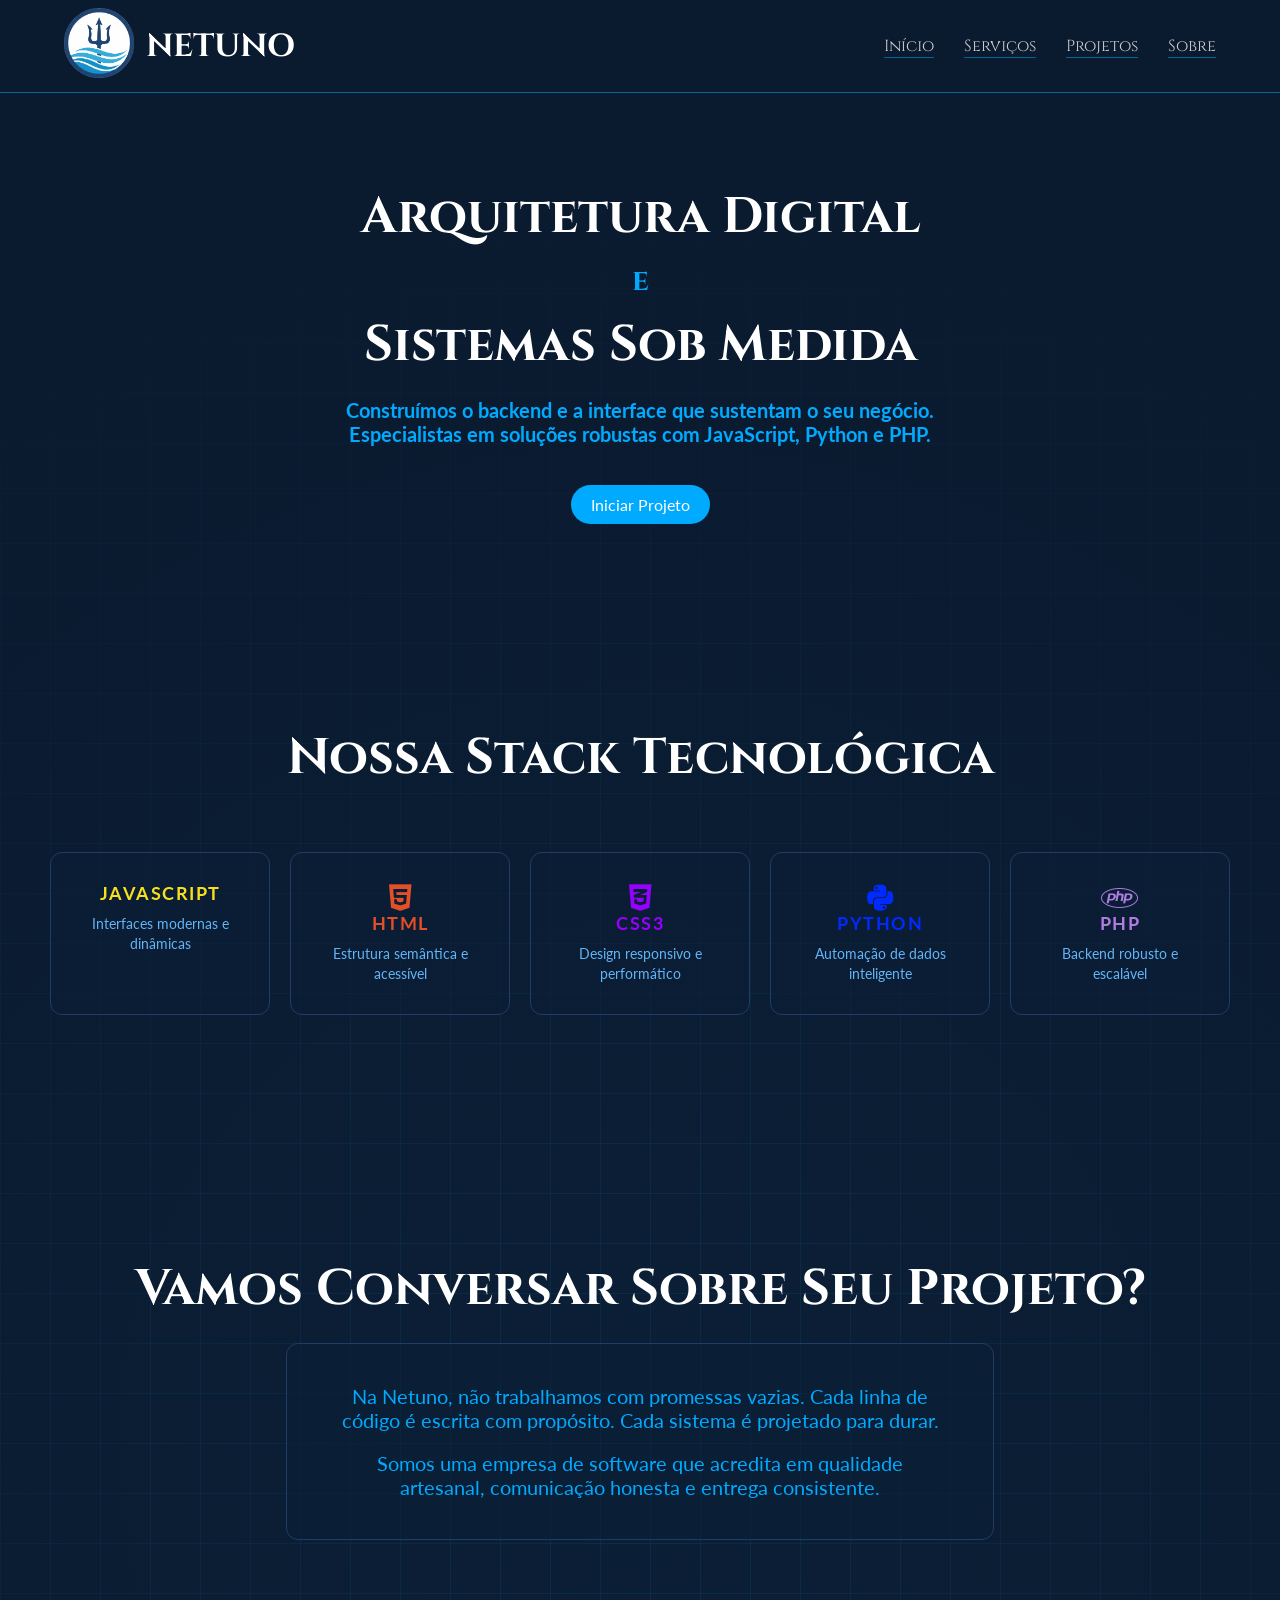
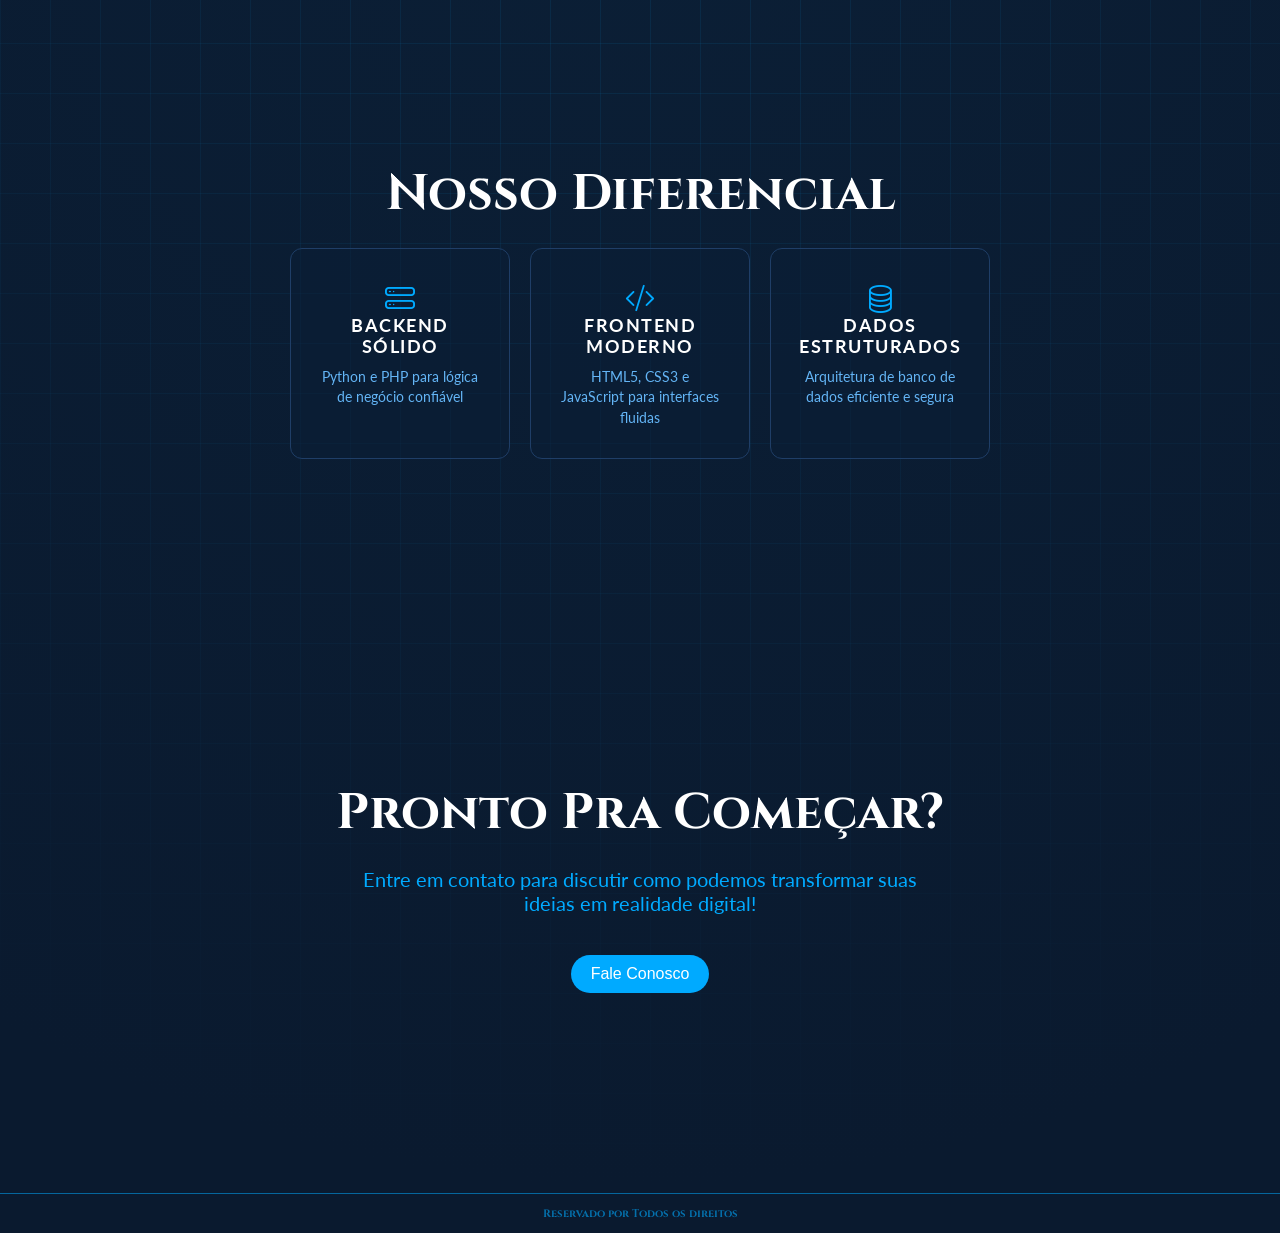
<file: index.html>
<!doctype html>

<!-- 
  ============================================
  PROJETO: NETUNO - Site Corporativo
  AUTORIA: Projeto TCC
  FINALIDADE: Site institucional para empresa 
  de desenvolvimento de software
  VERSÃO: 1.0
  DATA: Abril 2026
  ============================================
-->

<html lang="pt-br">
  <head>
    <!-- Codificação de caracteres UTF-8 para suportar acentos -->
    <meta charset="UTF-8" />

    <!-- Responsividade em dispositivos móveis -->
    <meta name="viewport" content="width=device-width, initial-scale=1.0" />

    <!-- Título da aba do navegador -->
    <title>Netuno | Desenvolvimento de Sistemas</title>

    <!-- 
      FONTES EXTERNAS:
      - Bootstrap Icons: Ícones prontos (HDD, código, banco de dados)
      - Font Awesome 6.5.1: Ícones das tecnologias (JS, HTML, CSS, Python, PHP)
    -->
    <link
      rel="stylesheet"
      href="https://cdn.jsdelivr.net/npm/bootstrap-icons@1.13.1/font/bootstrap-icons.min.css"
    />

    <link
      rel="stylesheet"
      href="https://cdnjs.cloudflare.com/ajax/libs/font-awesome/6.5.1/css/all.min.css"
    />

    <!-- Arquivo de estilos principal -->
    <link rel="stylesheet" href="style.css" />

    <!-- AOS Animate: Biblioteca para animações ao scroll -->
    <link href="https://unpkg.com/aos@2.3.1/dist/aos.css" rel="stylesheet" />
  </head>

  <body>
    <!-- ============================================
        CABEÇALHO (HEADER)
        Contém logo, nome da empresa e menu de navegação
    ============================================ -->
    <header>
      <div class="container header-container">
        <div class="logo-area">
          <!-- Logo da empresa (imagem) -->
          <a href="index.html">
            <img
              src="assets/img/Logo_Netuno.png"
              alt="Logo da Empresa"
              class="logo"
            />
          </a>

          <a href="index.html">
            <!-- Nome da empresa -->
            <h1 class="nome_empresa">NETUNO</h1>
          </a>
        </div>

        <!-- Menu de navegação -->
        <nav>
          <ul>
            <li><a href="index.html">Início</a></li>
            <li><a href="servicos.html">Serviços</a></li>
            <li><a href="projeto.html">Projetos</a></li>
            <li><a href="sobre.html">Sobre</a></li>
          </ul>
        </nav>
      </div>
    </header>

    <!-- ============================================
        CONTEÚDO PRINCIPAL (MAIN)
    ============================================ -->
    <main>
      <!-- 
        SEÇÃO 1: BOAS-VINDAS (Hero Section)
        - Título principal chamativo
        - Subtítulo explicando o serviço
        - Botão CTA (Call to Action)
        - Animações AOS ativadas
      -->
      <section class="boas-vindas" data-aos="fade-up" data-aos-delay="300">
        <h1 class="texto_destaque">
          Arquitetura Digital
          <span class="separador">e</span>
          Sistemas Sob Medida
        </h1>

        <br />

        <h2 class="texto_conteudo">
          Construímos o backend e a interface que sustentam o seu negócio.
          Especialistas em soluções robustas com JavaScript, Python e PHP.
        </h2>

        <br />

        <!-- Botão para iniciar projeto/contato -->
        <a href="cadastro.html" class="botao_contato">Iniciar Projeto</a>
      </section>

      <!-- 
        SEÇÃO 2: STACK TECNOLÓGICA
        Exibe as tecnologias que a empresa domina
        Cada card tem animação com delay progressivo
      -->
      <section class="stack" data-aos="fade-up" data-aos-delay="200">
        <h2 class="texto_destaque">Nossa Stack Tecnológica</h2>

        <div class="tecnologias">
          <!-- Card JavaScript -->
          <div class="tecnologia" data-aos="fade-up" data-aos-delay="200">
            <i class="bi bi-javascript icones JS"></i>
            <p class="texto_destaque_div JS">JavaScript</p>
            <p class="texto_div">Interfaces modernas e dinâmicas</p>
          </div>

          <!-- Card HTML -->
          <div class="tecnologia" data-aos="fade-up" data-aos-delay="250">
            <i class="fa-brands fa-html5 icones HTML"></i>
            <p class="texto_destaque_div HTML">HTML</p>
            <p class="texto_div">Estrutura semântica e acessível</p>
          </div>

          <!-- Card CSS -->
          <div class="tecnologia" data-aos="fade-up" data-aos-delay="300">
            <i class="fa-brands fa-css3-alt icones CSS"></i>
            <p class="texto_destaque_div CSS">CSS3</p>
            <p class="texto_div">Design responsivo e performático</p>
          </div>

          <!-- Card Python -->
          <div class="tecnologia" data-aos="fade-up" data-aos-delay="350">
            <i class="fa-brands fa-python icones Python"></i>
            <p class="texto_destaque_div Python">Python</p>
            <p class="texto_div">Automação de dados inteligente</p>
          </div>

          <!-- Card PHP -->
          <div class="tecnologia" data-aos="fade-up" data-aos-delay="400">
            <i class="fa-brands fa-php icones PHP"></i>
            <p class="texto_destaque_div PHP">PHP</p>
            <p class="texto_div">Backend robusto e escalável</p>
          </div>
        </div>
      </section>

      <!-- 
        SEÇÃO 3: CONTATO/CONTRATO
        Área de conversão com diferenciais da empresa
      -->
      <section class="contrato" data-aos="fade-up" data-aos-delay="250">
        <h2 class="texto_destaque">Vamos Conversar Sobre Seu Projeto?</h2>

        <!-- Texto institucional -->
        <div class="contrato-div">
          <p class="texto_conteudo">
            Na Netuno, não trabalhamos com promessas vazias. Cada linha de
            código é escrita com propósito. Cada sistema é projetado para durar.
          </p>

          <br />

          <p class="texto_conteudo">
            Somos uma empresa de software que acredita em qualidade artesanal,
            comunicação honesta e entrega consistente.
          </p>
        </div>

        <!-- Título da seção de diferenciais -->
        <h2 class="texto_destaque">Nosso Diferencial</h2>

        <!-- Cards de diferenciais -->
        <div
          class="tecnologias-contrato"
          data-aos="fade-up"
          data-aos-delay="300"
        >
          <!-- Diferencial 1: Backend -->
          <div class="tecnologia-contrato">
            <i class="bi bi-hdd-stack icones HDD"></i>
            <p class="texto_destaque_div">Backend Sólido</p>
            <p class="texto_div">
              Python e PHP para lógica de negócio confiável
            </p>
          </div>

          <!-- Diferencial 2: Frontend -->
          <div
            class="tecnologia-contrato"
            data-aos="fade-up"
            data-aos-delay="350"
          >
            <i class="bi bi-code-slash icones CODE"></i>
            <p class="texto_destaque_div">Frontend Moderno</p>
            <p class="texto_div">
              HTML5, CSS3 e JavaScript para interfaces fluidas
            </p>
          </div>

          <!-- Diferencial 3: Dados -->
          <div
            class="tecnologia-contrato"
            data-aos="fade-up"
            data-aos-delay="450"
          >
            <i class="bi bi-database icones DATA"></i>
            <p class="texto_destaque_div">Dados Estruturados</p>
            <p class="texto_div">
              Arquitetura de banco de dados eficiente e segura
            </p>
          </div>
        </div>

        <!-- Chamada final para ação -->
        <h2 class="texto_destaque">Pronto Pra Começar?</h2>

        <p class="texto_conteudo">
          Entre em contato para discutir como podemos transformar suas ideias em
          realidade digital!
        </p>

        <button class="botao_contato">Fale Conosco</button>
      </section>
    </main>

    <!-- ============================================
        RODAPÉ (FOOTER)
        Informações de copyright
    ============================================ -->
    <footer>
      <h6>Reservado por Todos os direitos</h6>
    </footer>

    <!-- 
      SCRIPTS:
      - AOS: Biblioteca de animações ao scroll
      - Inicialização do AOS com configurações personalizadas
    -->
    <script src="https://unpkg.com/aos@2.3.1/dist/aos.js"></script>

    <script>
      // Inicializa as animações AOS
      AOS.init({
        duration: 800, // Duração da animação em ms
        once: true, // Animação executa apenas uma vez
        disableMutationObserver: false,
      });
    </script>
  </body>
</html>
</file>
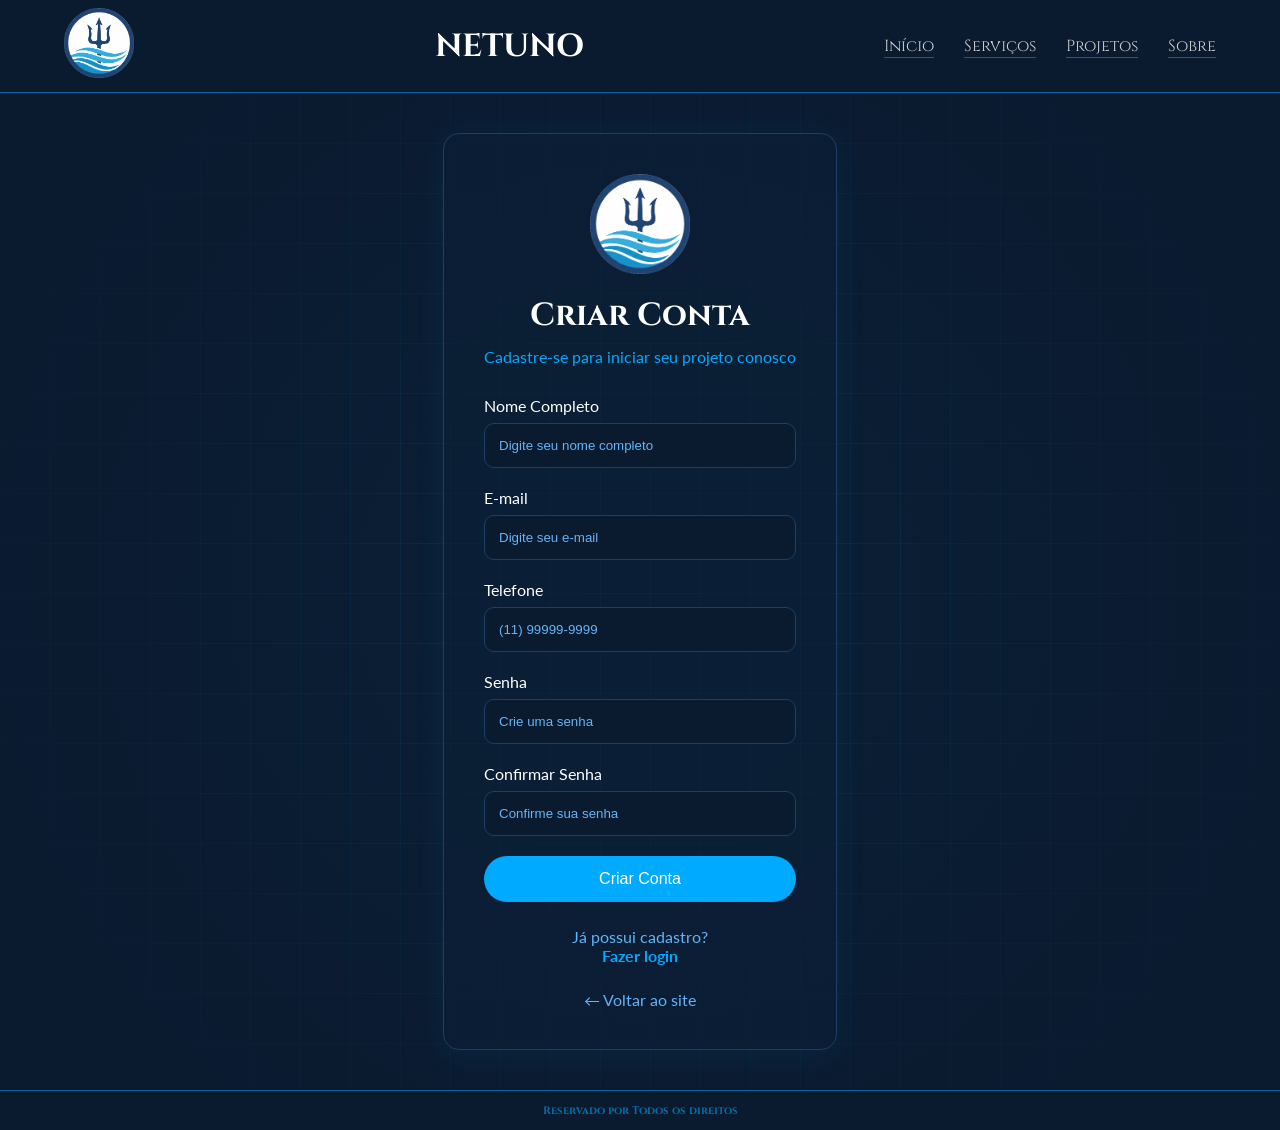
<file: cadastro.html>
<!DOCTYPE html>
<html lang="pt-br">

<head>
    <meta charset="UTF-8">
    <meta name="viewport" content="width=device-width, initial-scale=1.0">
    <title>Cadastro - Netuno</title>

    <link rel="stylesheet" href="style.css">

    <style>

        .login-page{
            min-height: calc(100vh - 130px);
            display:flex;
            justify-content:center;
            align-items:center;
            padding:40px;
        }

        .login-card{
            width:100%;
            max-width:500px;

            background: rgba(11,31,54,0.6);

            border:1px solid #1f3e67;
            border-radius:16px;

            padding:40px;

            box-shadow:0 4px 32px rgba(0,170,255,.08);

            transition:.3s;
        }

        .login-card:hover{
            border-color:#00aaff;
            box-shadow:0 15px 45px rgba(0,170,255,.25);
        }

        .login-logo{
            display:flex;
            justify-content:center;
            margin-bottom:20px;
        }

        .login-logo img{
            width:100px;
        }

        .login-title{
            font-family:"Cinzel", serif;
            color:white;
            text-align:center;
            font-size:2rem;
            margin-bottom:10px;
        }

        .login-subtitle{
            text-align:center;
            color:#00aaff;
            margin-bottom:30px;
            font-family:"Lato", sans-serif;
        }

        .input-group{
            display:flex;
            flex-direction:column;
            margin-bottom:20px;
        }

        .input-group label{
            color:white;
            margin-bottom:8px;
            font-family:"Lato", sans-serif;
        }

        .input-group input{
            background:#0a1a2f;
            border:1px solid #1f3e67;
            color:white;
            padding:14px;
            border-radius:10px;
            outline:none;
            transition:.3s;
        }

        .input-group input:focus{
            border-color:#00aaff;
            box-shadow:0 0 12px rgba(0,170,255,.4);
        }

        .input-group input::placeholder{
            color:#64b5f6;
        }

        .btn-login{
            width:100%;
            background:#00aaff;
            color:white;
            border:none;
            border-radius:30px;
            padding:14px;
            font-size:1rem;
            cursor:pointer;
            transition:.3s;
        }

        .btn-login:hover{
            background:#00ccff;
            transform:translateY(-2px);
        }

        .troca-form{
            text-align:center;
            margin-top:25px;
        }

        .troca-form p{
            color:#64b5f6;
            font-family:"Lato", sans-serif;
        }

        .troca-form a{
            color:#00aaff;
            text-decoration:none;
            font-weight:bold;
        }

        .troca-form a:hover{
            color:#00ccff;
        }

        .voltar{
            text-align:center;
            margin-top:25px;
        }

        .voltar a{
            color:#64b5f6;
            text-decoration:none;
            font-family:"Lato", sans-serif;
        }

        .voltar a:hover{
            color:#00aaff;
        }

    </style>

</head>

<body>

<header>
    <div class="container header-container">

        <a href="index.html">
            <img src="assets/img/Logo_Netuno.png" class="logo">
        </a>

        <h1 class="nome_empresa">NETUNO</h1>

        <nav>
            <ul>
               <li><a href="index.html">Início</a></li>
                <li><a href="servicos.html">Serviços</a></li>
                <li><a href="projetos.html">Projetos</a></li>
               <li><a href="sobre.html">Sobre</a></li>
            </ul>
        </nav>

    </div>
</header>

<main>

    <section class="login-page">

        <div class="login-card">

            <div class="login-logo">
                <img src="assets/img/Logo_Netuno.png" alt="Netuno">
            </div>

            <h1 class="login-title">
                Criar Conta
            </h1>

            <p class="login-subtitle">
                Cadastre-se para iniciar seu projeto conosco
            </p>

            <form action="dashboard.html">

                <div class="input-group">
                    <label>Nome Completo</label>
                    <input
                        type="text"
                        placeholder="Digite seu nome completo"
                        required>
                </div>

                <div class="input-group">
                    <label>E-mail</label>
                    <input
                        type="email"
                        placeholder="Digite seu e-mail"
                        required>
                </div>

                <div class="input-group">
                    <label>Telefone</label>
                    <input
                        type="tel"
                        placeholder="(11) 99999-9999"
                        required>
                </div>

                <div class="input-group">
                    <label>Senha</label>
                    <input
                        type="password"
                        placeholder="Crie uma senha"
                        required>
                </div>

                <div class="input-group">
                    <label>Confirmar Senha</label>
                    <input
                        type="password"
                        placeholder="Confirme sua senha"
                        required>
                </div>

                <button type="submit" class="btn-login">
                    Criar Conta
                </button>

                <div class="troca-form">
                    <p>
                        Já possui cadastro? <br>
                        <a href="login.html">Fazer login</a>
                    </p>
                </div>

            </form>

            <div class="voltar">
                <a href="index.html">
                    ← Voltar ao site
                </a>
            </div>

        </div>

    </section>

</main>

<footer>
    <h6>Reservado por Todos os direitos</h6>
</footer>

</body>
</html>
</file>
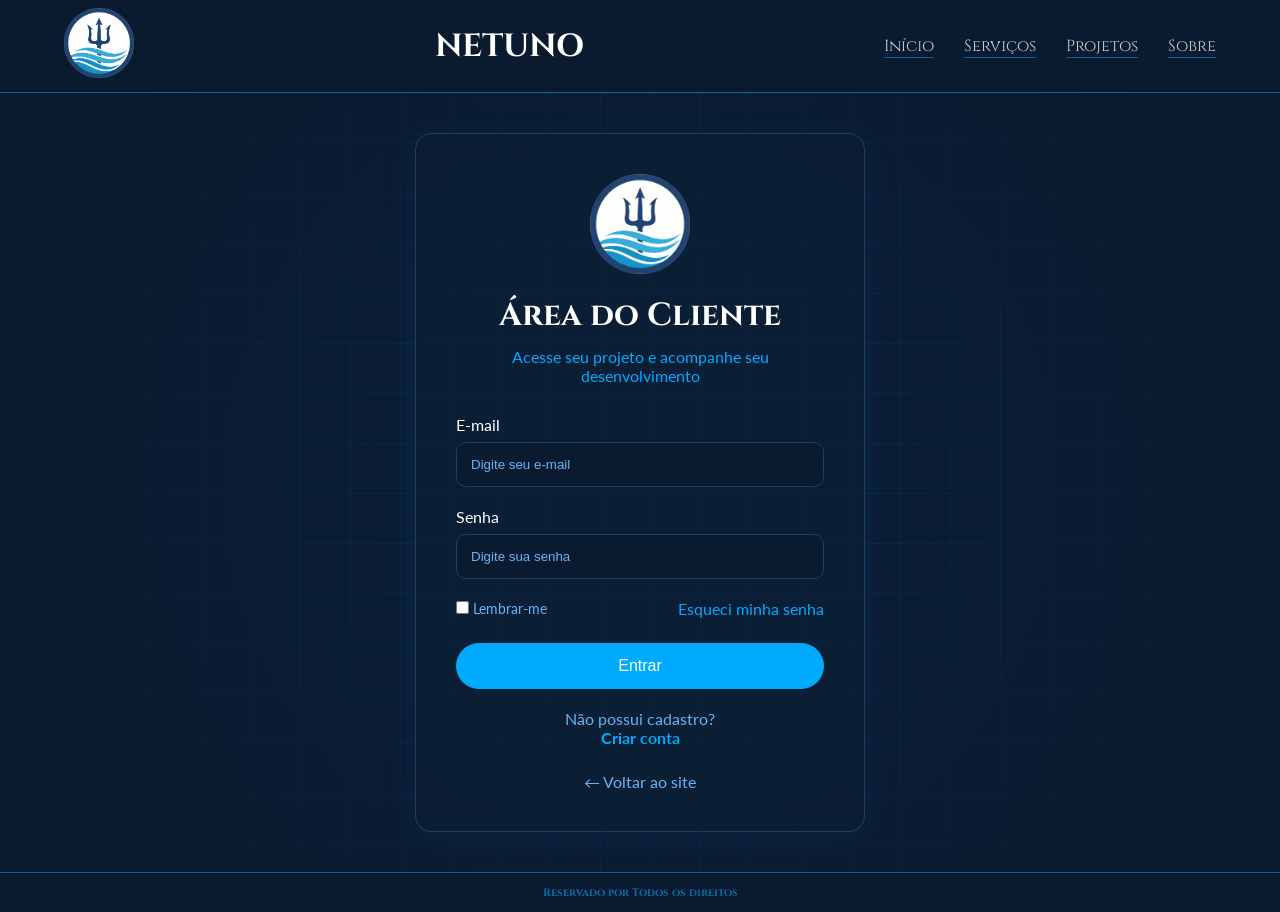
<file: login.html>
<!DOCTYPE html>
<html lang="pt-br">

<head>
    <meta charset="UTF-8">
    <meta name="viewport" content="width=device-width, initial-scale=1.0">
    <title>Login - Netuno</title>

    <link rel="stylesheet" href="style.css">

    <style>

        .login-page{
            min-height: calc(100vh - 130px);
            display:flex;
            justify-content:center;
            align-items:center;
            padding:40px;
        }

        .login-card{
            width:100%;
            max-width:450px;

            background: rgba(11,31,54,0.6);

            border:1px solid #1f3e67;
            border-radius:16px;

            padding:40px;

            box-shadow: 0 4px 32px rgba(0,170,255,.08);

            transition:.3s;
        }

        .login-card:hover{
            border-color:#00aaff;
            box-shadow:0 15px 45px rgba(0,170,255,.25);
        }

        .login-logo{
            display:flex;
            justify-content:center;
            margin-bottom:20px;
        }

        .login-logo img{
            width:100px;
        }

        .login-title{
            font-family:"Cinzel", serif;
            color:white;
            text-align:center;
            font-size:2rem;
            margin-bottom:10px;
        }

        .login-subtitle{
            text-align:center;
            color:#00aaff;
            margin-bottom:30px;
            font-family:"Lato", sans-serif;
        }

        .input-group{
            display:flex;
            flex-direction:column;
            margin-bottom:20px;
        }

        .input-group label{
            color:white;
            margin-bottom:8px;
            font-family:"Lato", sans-serif;
        }

        .input-group input{
            background:#0a1a2f;
            border:1px solid #1f3e67;
            color:white;

            padding:14px;
            border-radius:10px;

            outline:none;

            transition:.3s;
        }

        .input-group input:focus{
            border-color:#00aaff;
            box-shadow:0 0 12px rgba(0,170,255,.4);
        }

        .input-group input::placeholder{
            color:#64b5f6;
        }

        .login-options{
            display:flex;
            justify-content:space-between;
            align-items:center;
            margin-bottom:25px;
            font-family:"Lato", sans-serif;
        }

        .login-options label{
            color:#64b5f6;
            font-size:.9rem;
        }

        .login-options a{
            color:#00aaff;
            text-decoration:none;
        }

        .login-options a:hover{
            color:#00ccff;
        }

        .btn-login{
            width:100%;
            background:#00aaff;
            color:white;

            border:none;
            border-radius:30px;

            padding:14px;

            font-size:1rem;
            cursor:pointer;

            transition:.3s;
        }

        .btn-login:hover{
            background:#00ccff;
            transform:translateY(-2px);
        }

        .voltar{
            text-align:center;
            margin-top:25px;
        }

        .voltar a{
            color:#64b5f6;
            text-decoration:none;
            font-family:"Lato", sans-serif;
        }

        .voltar a:hover{
            color:#00aaff;
        }

    </style>
</head>

<body>

<header>
    <div class="container header-container">

        <a href="index.html">
            <img src="assets/img/Logo_Netuno.png" class="logo">
        </a>

        <h1 class="nome_empresa">NETUNO</h1>

        <nav>
            <ul>
                <li><a href="index.html">Início</a></li>
                <li><a href="servicos.html">Serviços</a></li>
                <li><a href="projeto.html">Projetos</a></li>
                <li><a href="sobre.html">Sobre</a></li>
            </ul>
        </nav>

    </div>
</header>

<main>

    <section class="login-page">

        <div class="login-card">

            <div class="login-logo">
                <img src="assets/img/Logo_Netuno.png" alt="Netuno">
            </div>

            <h1 class="login-title">
                Área do Cliente
            </h1>

            <p class="login-subtitle">
                Acesse seu projeto e acompanhe seu desenvolvimento
            </p>

            <form action="dashboard.html">

                <div class="input-group">
                    <label>E-mail</label>
                    <input
                        type="email"
                        placeholder="Digite seu e-mail"
                        required>
                </div>

                <div class="input-group">
                    <label>Senha</label>
                    <input
                        type="password"
                        placeholder="Digite sua senha"
                        required>
                </div>

                <div class="login-options">

                    <label>
                        <input type="checkbox">
                        Lembrar-me
                    </label>
                  
                    
                    <a href="#">
                        Esqueci minha senha
                    </a>

                </div>

                <button type="submit" class="btn-login">
                    Entrar
                </button>

                  <br>
                <div class="troca-form">
                    <p>
                        Não possui cadastro? <br>
                        <a href="cadastro.html">Criar conta</a>
                    </p>
                </div>

            </form>

            <div class="voltar">
                <a href="index.html">
                    ← Voltar ao site
                </a>
            </div>

        </div>

    </section>

</main>

<footer>
    <h6>Reservado por Todos os direitos</h6>
</footer>

</body>
</html>
</file>
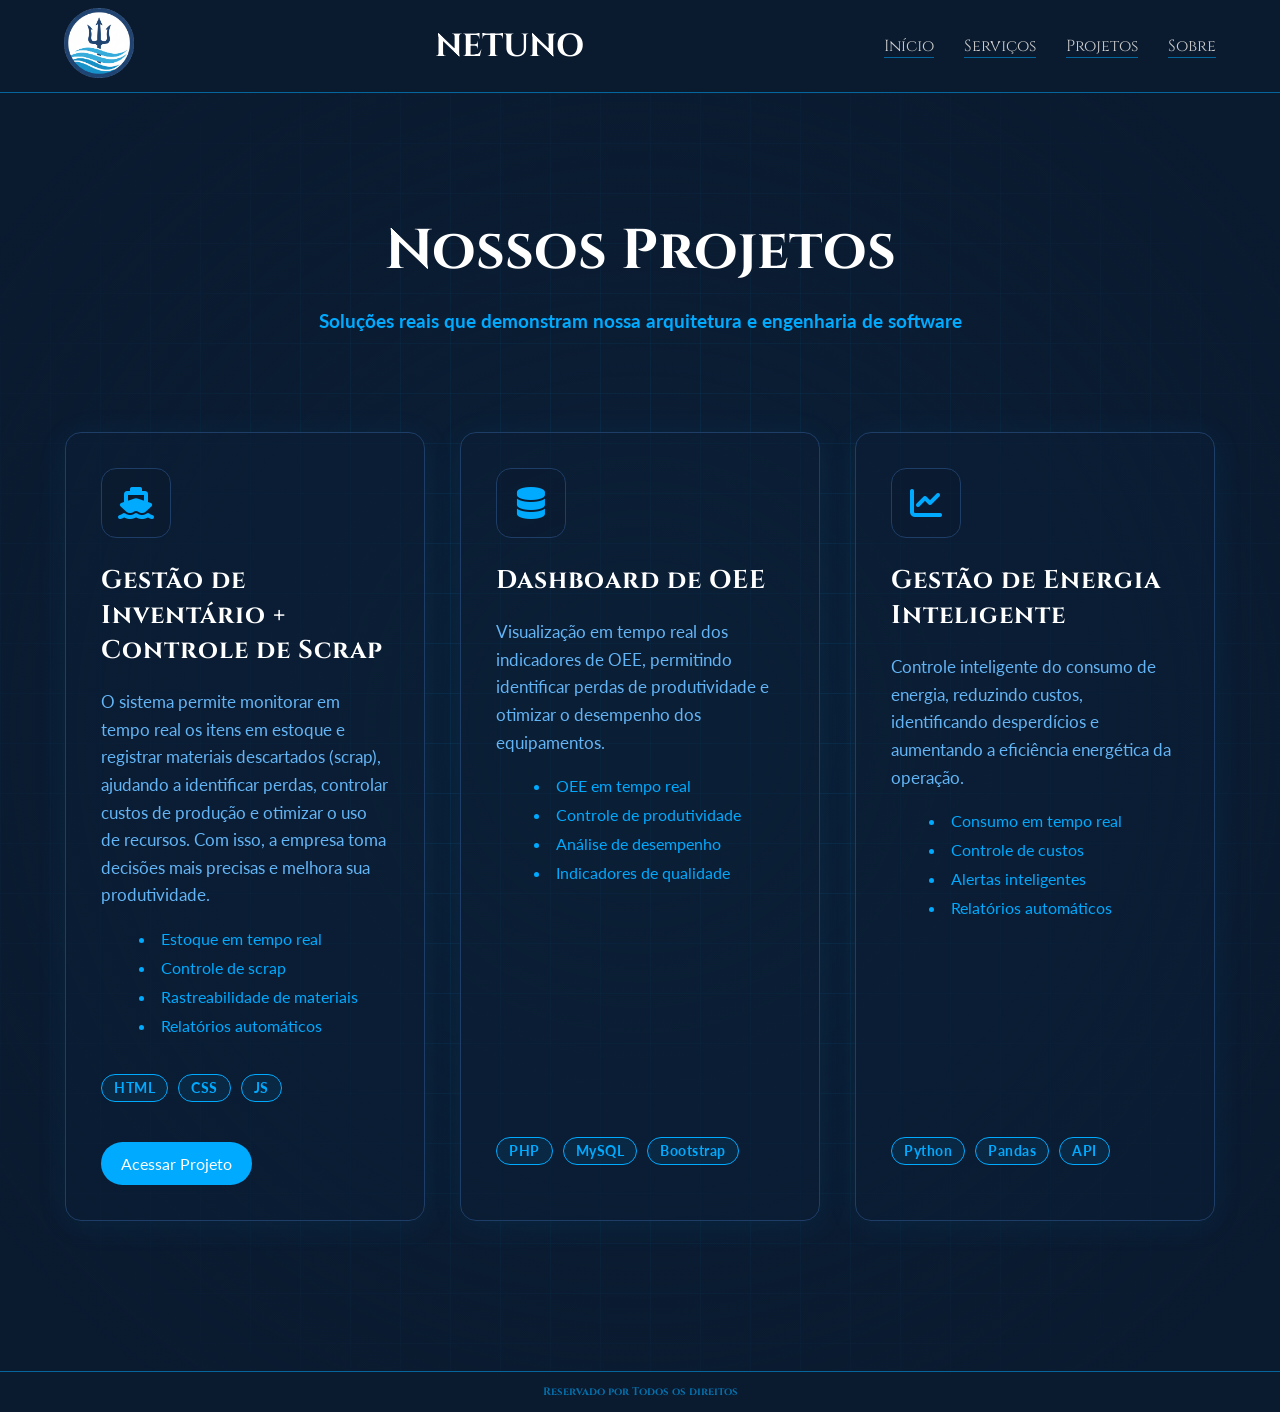
<file: projeto.html>
<!DOCTYPE html>
<html lang="pt-br">

<head>
    <meta charset="UTF-8">
    <meta name="viewport" content="width=device-width, initial-scale=1.0">
    <title>Netuno | Projetos</title>

    <link rel="stylesheet" href="style.css">

    <link rel="stylesheet" href="https://cdn.jsdelivr.net/npm/bootstrap-icons@1.13.1/font/bootstrap-icons.min.css" />
    <link rel="stylesheet" href="https://cdnjs.cloudflare.com/ajax/libs/font-awesome/6.5.1/css/all.min.css" />
    <link href="https://unpkg.com/aos@2.3.1/dist/aos.css" rel="stylesheet" />

<style>
    /* ============================================
   PROJETOS.HTML
============================================ */

/* Hero da página */
.boas-vindas {
  display: flex;
  flex-direction: column;
  align-items: center;
  text-align: center;
  margin-top: 120px;
  margin-bottom: 100px;
  gap: 20px;
}

.texto_destaque {
  font-size: 3.5rem;
  color: #fff;
  font-family: "Cinzel", serif;
}

.texto_conteudo {
  color: #00aaff;
  font-size: 1.2rem;
  max-width: 700px;
}

/* Área dos projetos */
.servicos-cards {
  width: 100%;
  display: flex;
  justify-content: center;
  margin-bottom: 150px;
}

.container-cards {
  display: flex;
  flex-wrap: wrap;
  justify-content: center;
  gap: 35px;
  width: 90%;
  max-width: 1400px;
}

/* Card */
.card-servico {
  width: 360px;
  min-height: 550px;

  background: rgba(11, 31, 54, 0.6);
  border: 1px solid #1f3e67;
  border-radius: 16px;

  padding: 35px;

  display: flex;
  flex-direction: column;

  transition: 0.3s ease;
}

.card-servico:hover {
  border-color: #00aaff;
  box-shadow: 0 15px 40px rgba(0, 170, 255, 0.25);
  transform: translateY(-10px);
}

/* Ícone */
.card-icone {
  width: 70px;
  height: 70px;

  border-radius: 15px;

  border: 1px solid #1f3e67;

  display: flex;
  align-items: center;
  justify-content: center;

  margin-bottom: 25px;
}

.card-icone i {
  font-size: 2rem;
  color: #00aaff;
}

/* Título */
.card-titulo {
  color: white;
  font-family: "Cinzel", serif;
  font-size: 1.6rem;
  margin-bottom: 20px;
}

/* Texto */
.card-descricao {
  color: #64b5f6;
  line-height: 1.6;
  margin-bottom: 20px;
}

/* Lista */
.card-lista {
  color: #00aaff;
  margin-left: 20px;
  margin-bottom: 25px;
}

.card-lista li {
  margin-bottom: 10px;
}

/* Tags */
.card-tags {
  display: flex;
  flex-wrap: wrap;
  gap: 10px;

  margin-top: auto;
  margin-bottom: 20px;
}

.card-tags span {
  border: 1px solid #00aaff;
  color: #00aaff;

  padding: 5px 12px;

  border-radius: 20px;

  font-size: 0.85rem;
  font-weight: bold;
}

/* Botão */
.botao_contato {
  background: #00aaff;
  color: white;

  text-decoration: none;

  padding: 12px 20px;

  border-radius: 30px;

  display: inline-block;

  transition: 0.3s;
}

.botao_contato:hover {
  background: #00ccff;
}

/* Responsivo */
@media (max-width: 900px) {
  .container-cards {
    flex-direction: column;
    align-items: center;
  }

  .card-servico {
    width: 90%;
    max-width: 450px;
  }

  .texto_destaque {
    font-size: 2.5rem;
  }
}
</style>

</head>

<body>

<header>
    <div class="container header-container">

        <a href="index.html">
            <img src="assets/img/Logo_Netuno.png" class="logo">
        </a>

        <h1 class="nome_empresa">NETUNO</h1>

        <nav>
            <ul>
                <li><a href="index.html">Início</a></li>
                <li><a href="servicos.html">Serviços</a></li>
                <li><a href="projetos.html">Projetos</a></li>
                <li><a href="sobre.html">Sobre</a></li>
            </ul>
        </nav>

    </div>
</header>

<main>

<section class="boas-vindas" data-aos="fade-up">
    <h1 class="texto_destaque">Nossos Projetos</h1>
    <h2 class="texto_conteudo">
        Soluções reais que demonstram nossa arquitetura e engenharia de software
    </h2>
</section>

<section class="servicos-cards">

    <div class="container-cards">

        <!-- PROJETO 1 (ATUAL - ACESSÍVEL) -->
        <div class="card-servico" data-aos="fade-up" data-aos-delay="100">

            <div class="card-icone">
                <i class="fa-solid fa-ship"></i>
            </div>

            <h2 class="card-titulo">Gestão de Inventário + Controle de Scrap </h2>

            <p class="card-descricao">
                O sistema permite monitorar em tempo real os itens em estoque e registrar materiais descartados (scrap), ajudando a identificar perdas, controlar custos de produção e otimizar o uso de recursos. Com isso, a empresa toma decisões mais precisas e melhora sua produtividade.
            </p>

            <ul class="card-lista">
                <li>Estoque em tempo real</li>
                <li>Controle de scrap</li>
                <li>Rastreabilidade de materiais</li>
                <li>Relatórios automáticos</li>
            </ul>

            <div class="card-tags">
                <span>HTML</span>
                <span>CSS</span>
                <span>JS</span>
            </div>

            <a href="index.html" class="botao_contato" style="margin-top:20px; display:inline-block;">
                Acessar Projeto
            </a>

        </div>

        <!-- PROJETO 2 -->
        <div class="card-servico" data-aos="fade-up" data-aos-delay="200">

            <div class="card-icone">
                <i class="fa-solid fa-database"></i>
            </div>

            <h2 class="card-titulo">Dashboard de OEE </h2>

            <p class="card-descricao">
               Visualização em tempo real dos indicadores de OEE, permitindo identificar perdas de produtividade e otimizar o desempenho dos equipamentos.

            <ul class="card-lista">
                <li>OEE em tempo real</li>
                <li>Controle de produtividade</li>
                <li>Análise de desempenho</li>
                <li>Indicadores de qualidade</li>
            </ul>

            <div class="card-tags">
                <span>PHP</span>
                <span>MySQL</span>
                <span>Bootstrap</span>
            </div>

        </div>

        <!-- PROJETO 3 -->
        <div class="card-servico" data-aos="fade-up" data-aos-delay="300">

            <div class="card-icone">
                <i class="fa-solid fa-chart-line"></i>
            </div>

            <h2 class="card-titulo">Gestão de Energia Inteligente</h2>

            <p class="card-descricao">
                Controle inteligente do consumo de energia, reduzindo custos, identificando desperdícios e aumentando a eficiência energética da operação.
            </p>

            <ul class="card-lista">
                <li>Consumo em tempo real</li>
                <li>Controle de custos</li>
                <li>Alertas inteligentes</li>
                <li>Relatórios automáticos</li>
            </ul>

            <div class="card-tags">
                <span>Python</span>
                <span>Pandas</span>
                <span>API</span>
            </div>

        </div>

    </div>

</section>

</main>

<footer>
    <h6>Reservado por Todos os direitos</h6>
</footer>

<script src="https://unpkg.com/aos@2.3.1/dist/aos.js"></script>
<script>
AOS.init({
    duration: 800,
    once: true
});
</script>

</body>
</html>
</file>
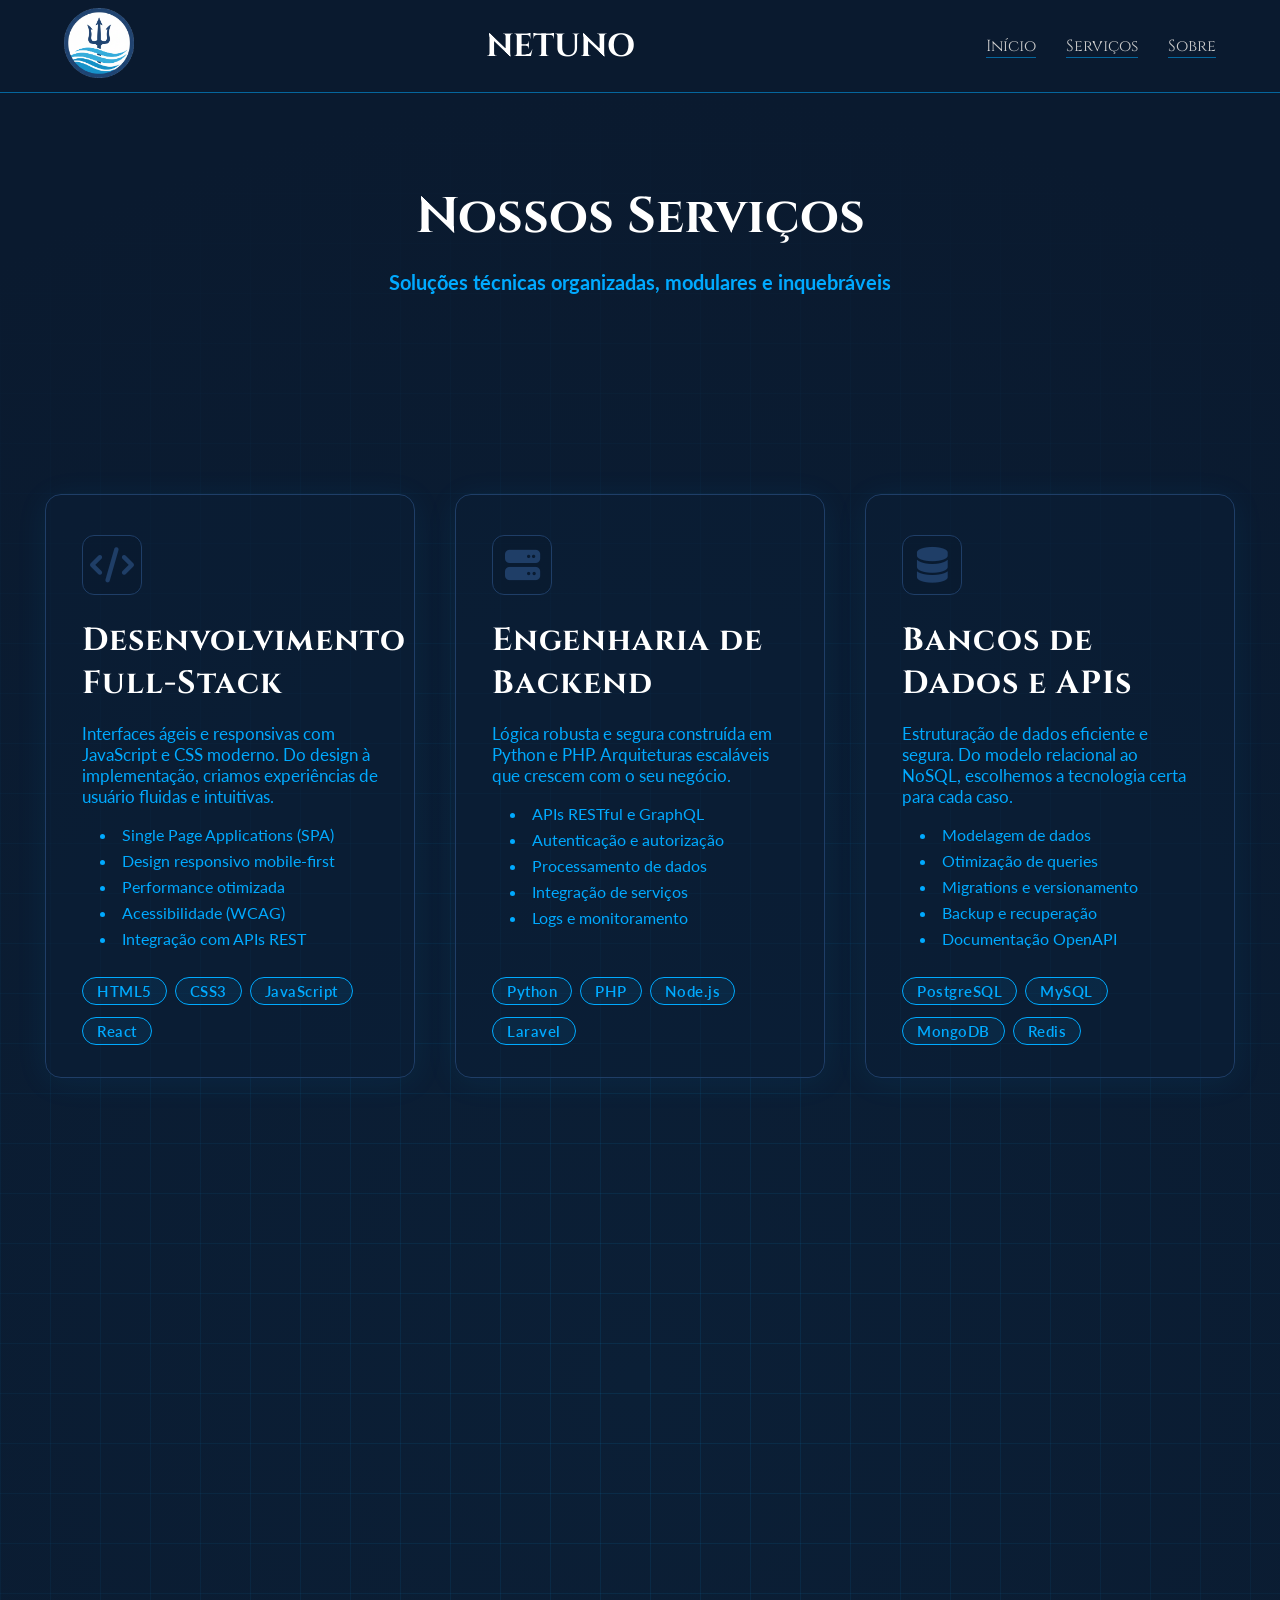
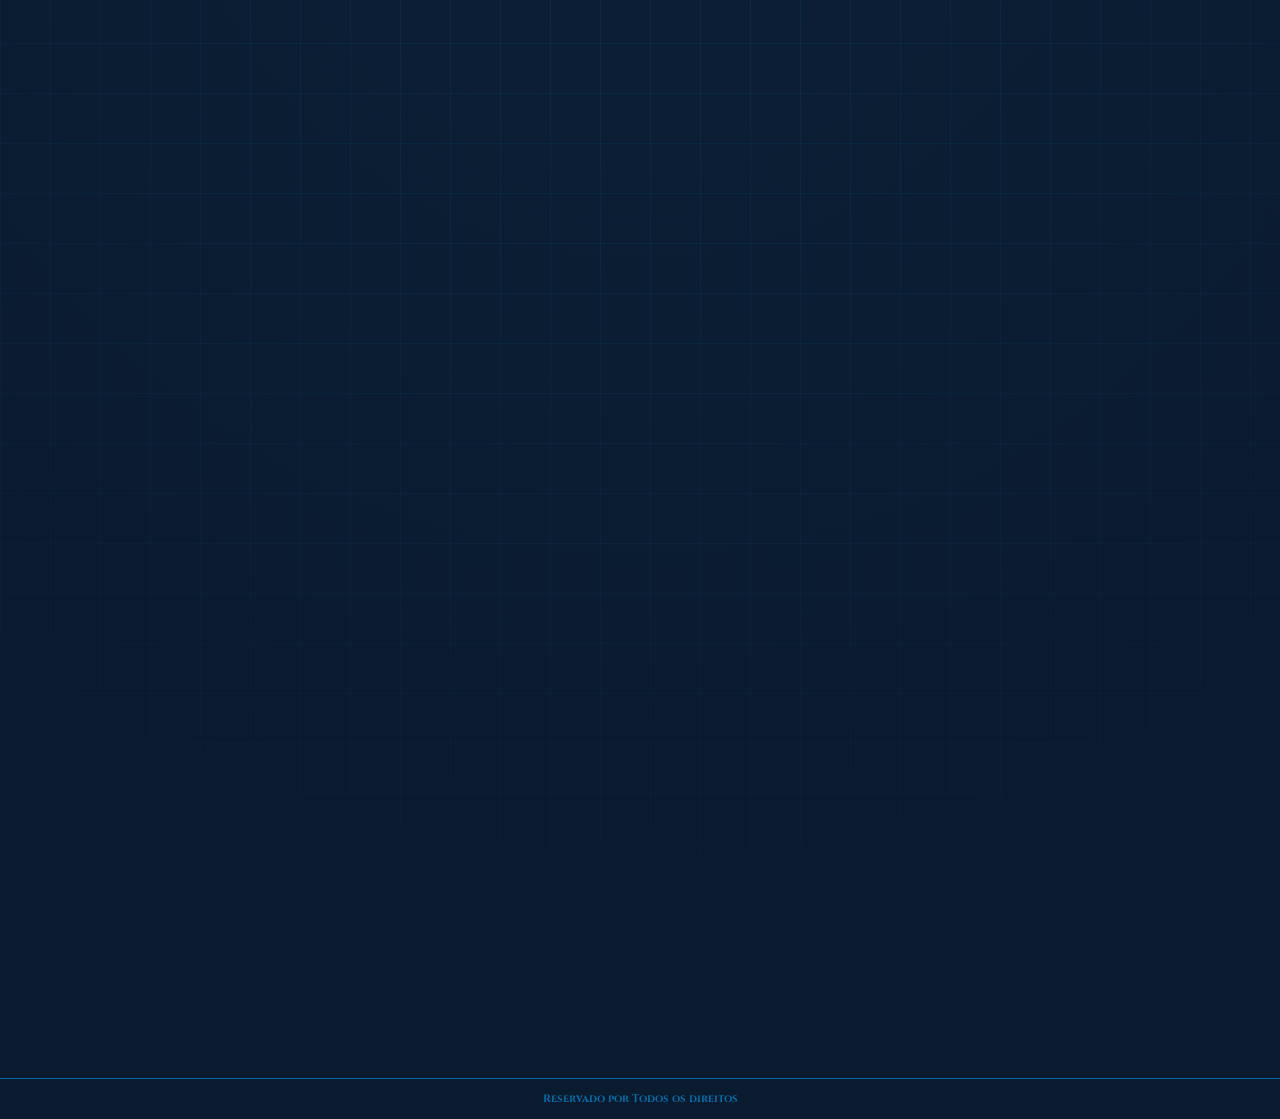
<file: servicos.html>
<!DOCTYPE html>
<html lang="en">

<head>
    <meta charset="UTF-8">
    <meta name="viewport" content="width=device-width, initial-scale=1.0">
    <link rel="stylesheet" href="https://cdn.jsdelivr.net/npm/bootstrap-icons@1.13.1/font/bootstrap-icons.min.css" />
    <link rel="stylesheet" href="https://cdnjs.cloudflare.com/ajax/libs/font-awesome/6.5.1/css/all.min.css" />
    <link rel="stylesheet" href="style.css" />
    <link href="https://unpkg.com/aos@2.3.1/dist/aos.css" rel="stylesheet" />
    <title>Serviços</title>
</head>

<body>

    <header>
        <div class="container header-container">
            <!-- Logo da empresa (imagem) -->
            <a href="index.html">
                <img src="assets/img/Logo_Netuno.png" alt="Logo da Empresa" class="logo" />
            </a>

            <a href="index.html">
                <!-- Nome da empresa -->
                <h1 class="nome_empresa">NETUNO</h1>
            </a>

            <!-- Menu de navegação -->
            <nav>
                <ul>
                    <li><a href="index.html">Início</a></li>
                    <li><a href="servicos.html">Serviços</a></li>
                    <li><a href="sobre.html">Sobre</a></li>
                </ul>
            </nav>
        </div>
    </header>

    <main>
        <section class="boas-vindas" data-aos="fade-up" data-aos-delay="300">
            <h1 class="texto_destaque">Nossos Serviços</h1>
            <br>
            <h2 class="texto_conteudo">Soluções técnicas organizadas, modulares e inquebráveis</h2>
        </section>

        <!-- SEÇÃO DE CARDS DE SERVIÇOS -->
        <section class="servicos-cards">
            <div class="container-cards">
                <!-- Card 1 -->
                <div class="card-servico" data-aos="fade-up" data-aos-delay="100">
                    <div class="card-icone"><i class="fa-solid fa-code"></i></div>
                    <h2 class="card-titulo">Desenvolvimento Full-Stack</h2>
                    <p class="card-descricao">
                        Interfaces ágeis e responsivas com JavaScript e CSS moderno. Do design à implementação, criamos
                        experiências de usuário fluidas e intuitivas.
                    </p>
                    <ul class="card-lista">
                        <li>Single Page Applications (SPA)</li>
                        <li>Design responsivo mobile-first</li>
                        <li>Performance otimizada</li>
                        <li>Acessibilidade (WCAG)</li>
                        <li>Integração com APIs REST</li>
                    </ul>
                    <div class="card-tags">
                        <span>HTML5</span><span>CSS3</span><span>JavaScript</span><span>React</span>
                    </div>
                </div>
                <!-- Card 2 -->
                <div class="card-servico" data-aos="fade-up" data-aos-delay="200">
                    <div class="card-icone"><i class="fa-solid fa-server"></i></div>
                    <h2 class="card-titulo">Engenharia de Backend</h2>
                    <p class="card-descricao">
                        Lógica robusta e segura construída em Python e PHP. Arquiteturas escaláveis que crescem com o
                        seu negócio.
                    </p>
                    <ul class="card-lista">
                        <li>APIs RESTful e GraphQL</li>
                        <li>Autenticação e autorização</li>
                        <li>Processamento de dados</li>
                        <li>Integração de serviços</li>
                        <li>Logs e monitoramento</li>
                    </ul>
                    <div class="card-tags">
                        <span>Python</span><span>PHP</span><span>Node.js</span><span>Laravel</span>
                    </div>
                </div>
                <!-- Card 3 -->
                <div class="card-servico" data-aos="fade-up" data-aos-delay="300">
                    <div class="card-icone"><i class="fa-solid fa-database"></i></div>
                    <h2 class="card-titulo">Bancos de Dados e APIs</h2>
                    <p class="card-descricao">
                        Estruturação de dados eficiente e segura. Do modelo relacional ao NoSQL, escolhemos a tecnologia
                        certa para cada caso.
                    </p>
                    <ul class="card-lista">
                        <li>Modelagem de dados</li>
                        <li>Otimização de queries</li>
                        <li>Migrations e versionamento</li>
                        <li>Backup e recuperação</li>
                        <li>Documentação OpenAPI</li>
                    </ul>
                    <div class="card-tags">
                        <span>PostgreSQL</span><span>MySQL</span><span>MongoDB</span><span>Redis</span>
                    </div>
                </div>
            </div>
        </section>
        <!-- Seção intermediária: Como Trabalhamos -->
        <section class="como-trabalhamos" data-aos="fade-up" data-aos-delay="350">
            <h1 class="texto_destaque">Como Trabalhamos</h1>
            <h2 class="texto_conteudo">Do HTML/CSS no front-end ao PHP/Python no servidor</h2>
            <div class="como-trabalhamos-cards">
                <div class="como-card">
                    <h2>Front-end</h2>
                    <p><strong>Performance Visual</strong><br>
                        Utilizamos HTML5 semântico e CSS3 moderno para garantir carregamento rápido, acessibilidade e
                        design responsivo em todos os dispositivos.</p>
                    <p><strong>Interatividade</strong><br>
                        JavaScript vanilla e frameworks modernos (React, Vue) para criar experiências dinâmicas sem
                        comprometer a performance.</p>
                </div>
                <div class="como-card">
                    <h2>Back-end</h2>
                    <p><strong>Inteligência de Dados</strong><br>
                        Python para processamento de dados, automação, machine learning e scripts que tornam seu sistema
                        mais inteligente.</p>
                    <p><strong>Servidor Robusto</strong><br>
                        PHP moderno (Laravel, Symfony) para aplicações web escaláveis, APIs robustas e integração com
                        qualquer banco de dados.</p>
                </div>
            </div>
        </section>

        <!-- Caixa de call-to-action no mesmo estilo das outras divs -->
        <section class="cta-normal" data-aos="fade-up" data-aos-delay="400">
            <div class="cta-card">
                <h2 class="texto_destaque">Vamos Construir Juntos</h2>
                <p class="texto_conteudo">Conte-nos sobre o seu projeto e como podemos ajudar a transformá-lo em
                    realidade</p>
                <button class="botao_contato">Falar com Especialista</button>
            </div>
        </section>
    </main>

    <footer>
        <h6>Reservado por Todos os direitos</h6>
    </footer>

    <!-- 
        SCRIPTS:
        - AOS: Biblioteca de animações ao scroll
        - Inicialização do AOS com configurações personalizadas
    -->
    <script src="https://unpkg.com/aos@2.3.1/dist/aos.js"></script>

    <script>
        // Inicializa as animações AOS
        AOS.init({
            duration: 800,      // Duração da animação em ms
            once: false,         // Animação executa apenas uma vez
            disableMutationObserver: false,
        });
    </script>
</body>

</html>
</file>
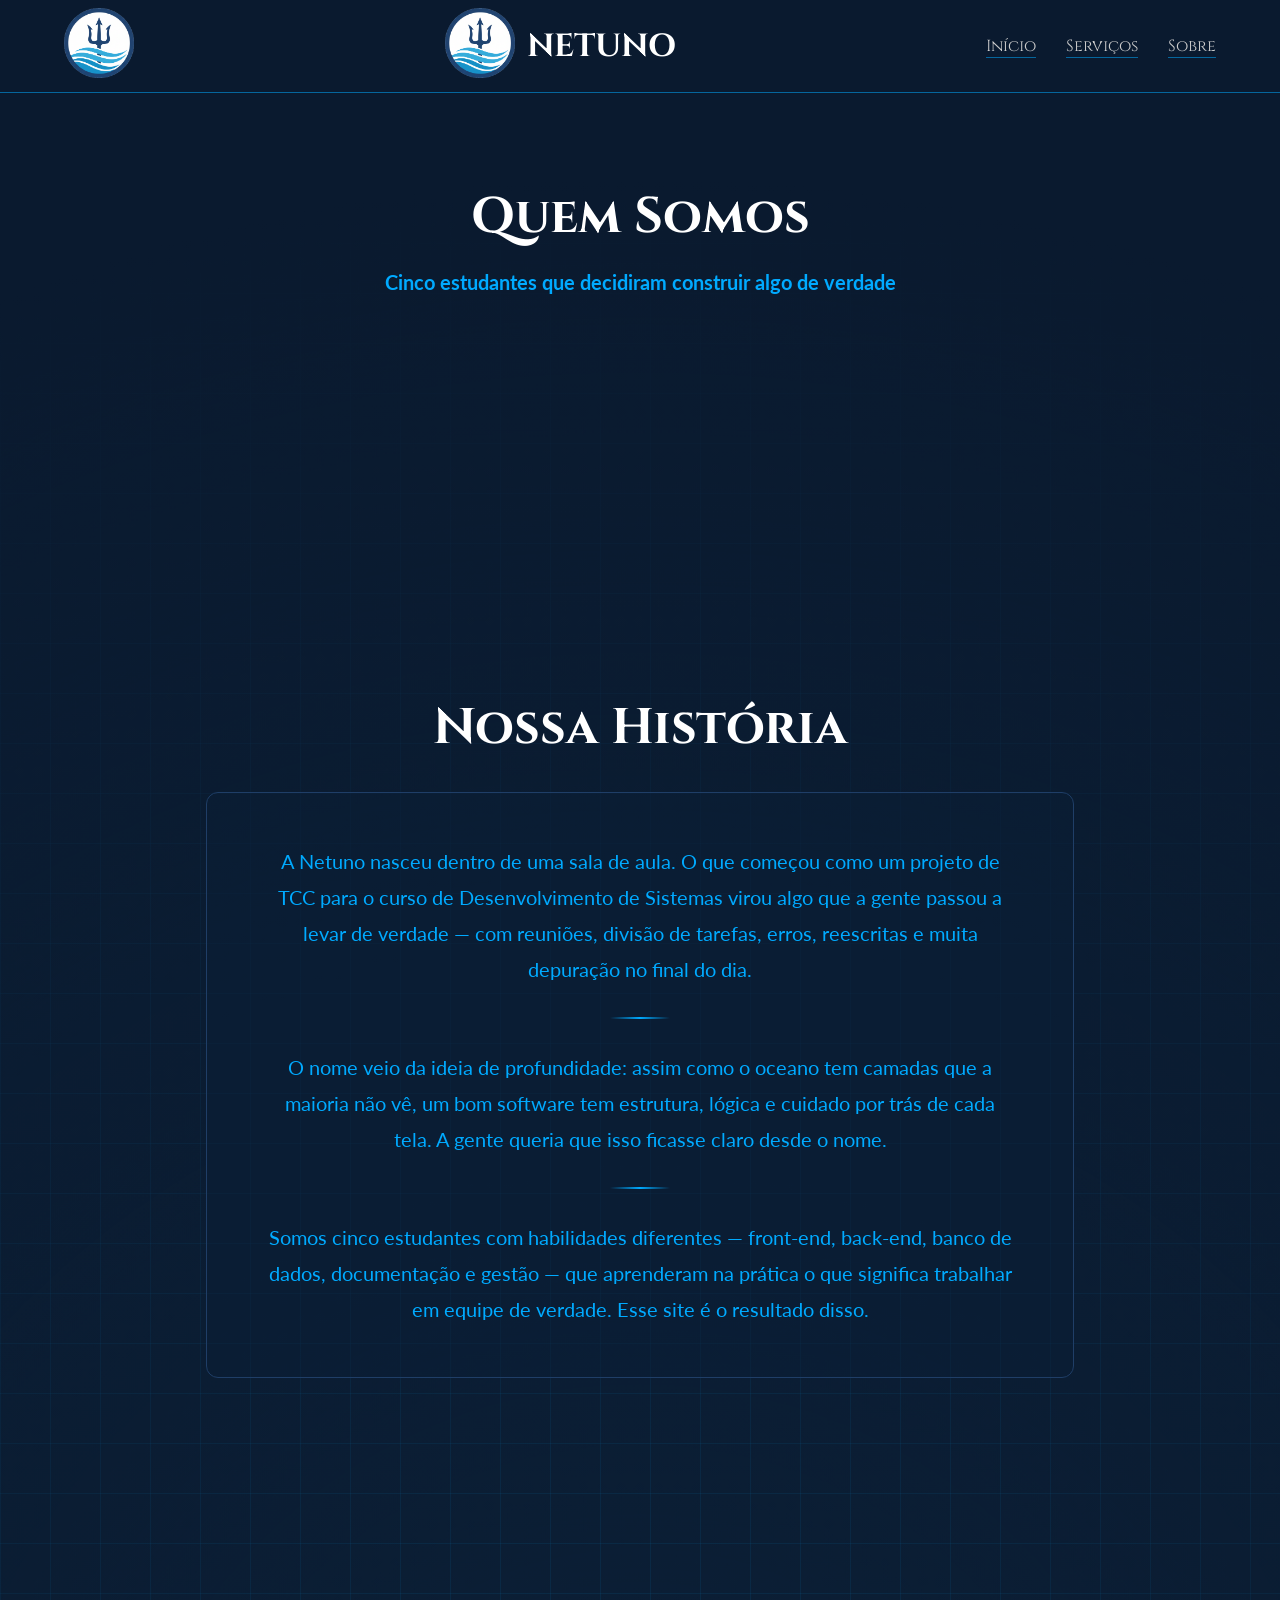
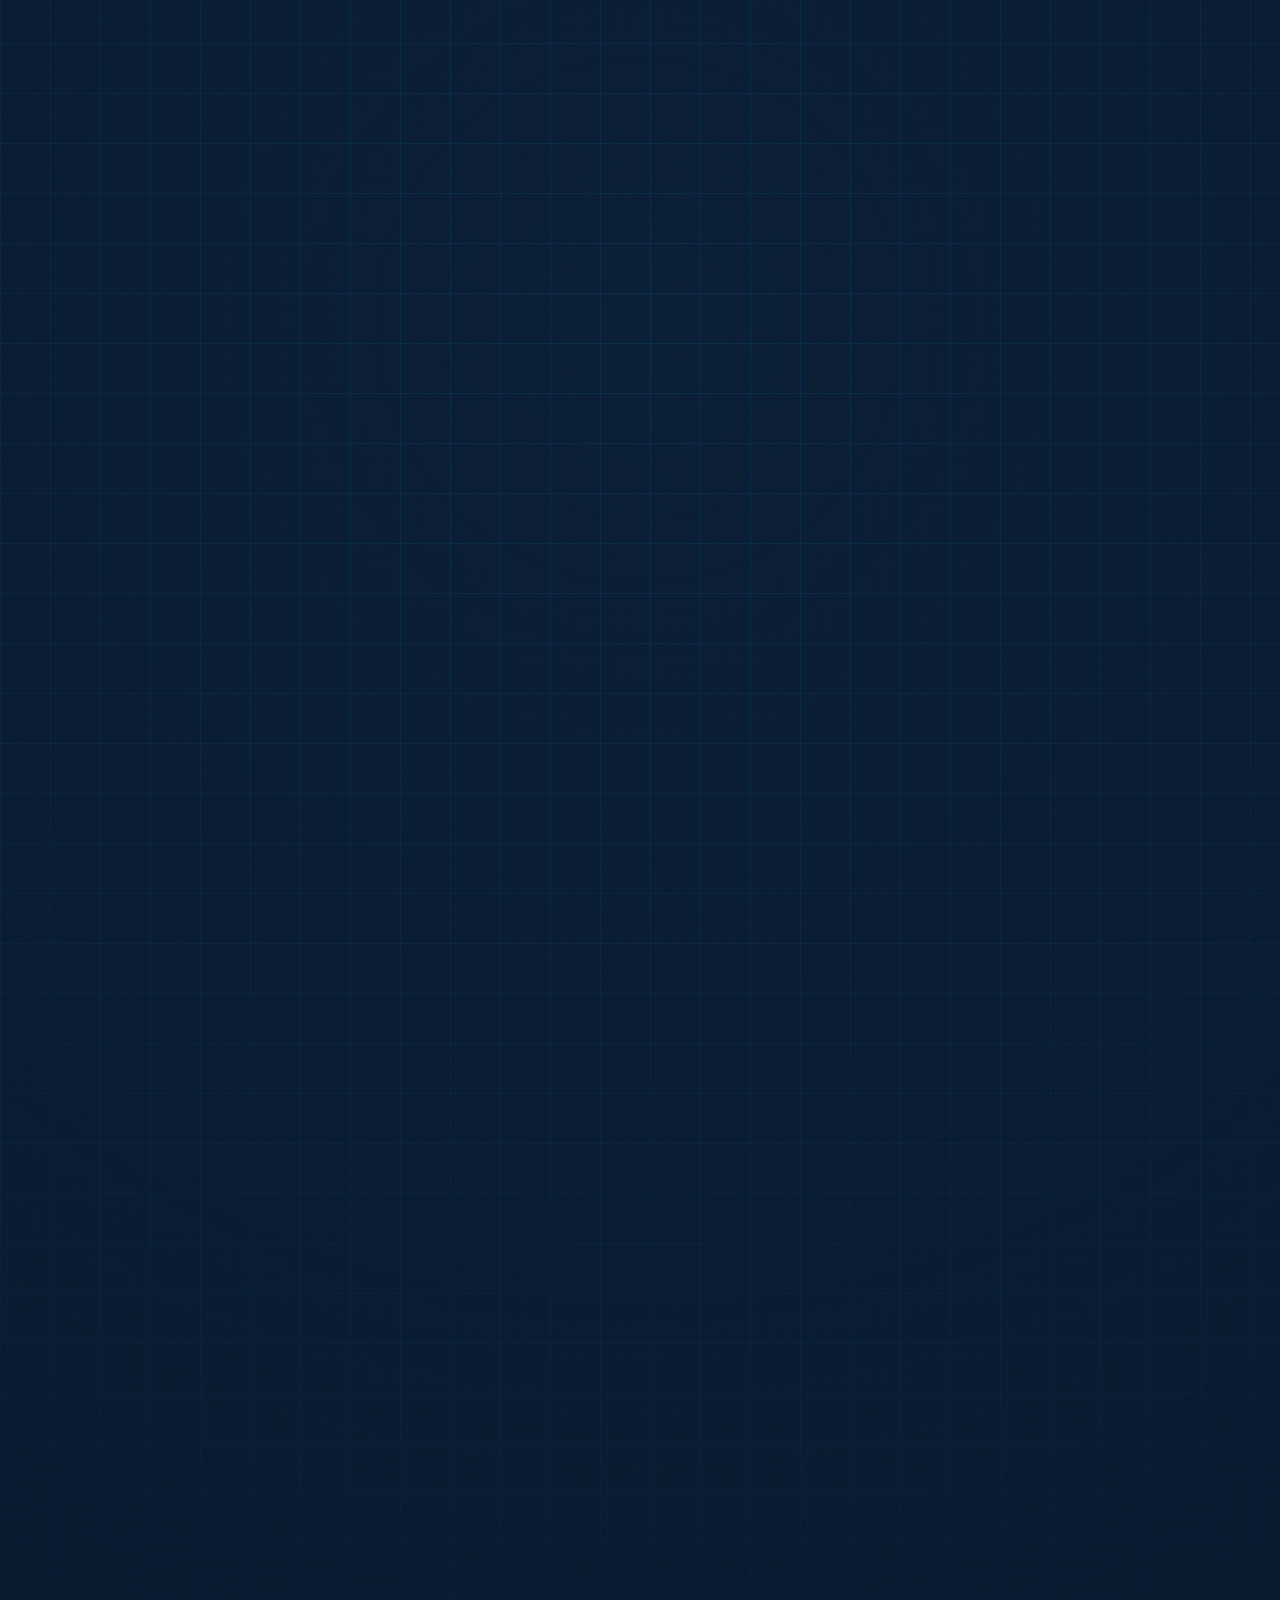
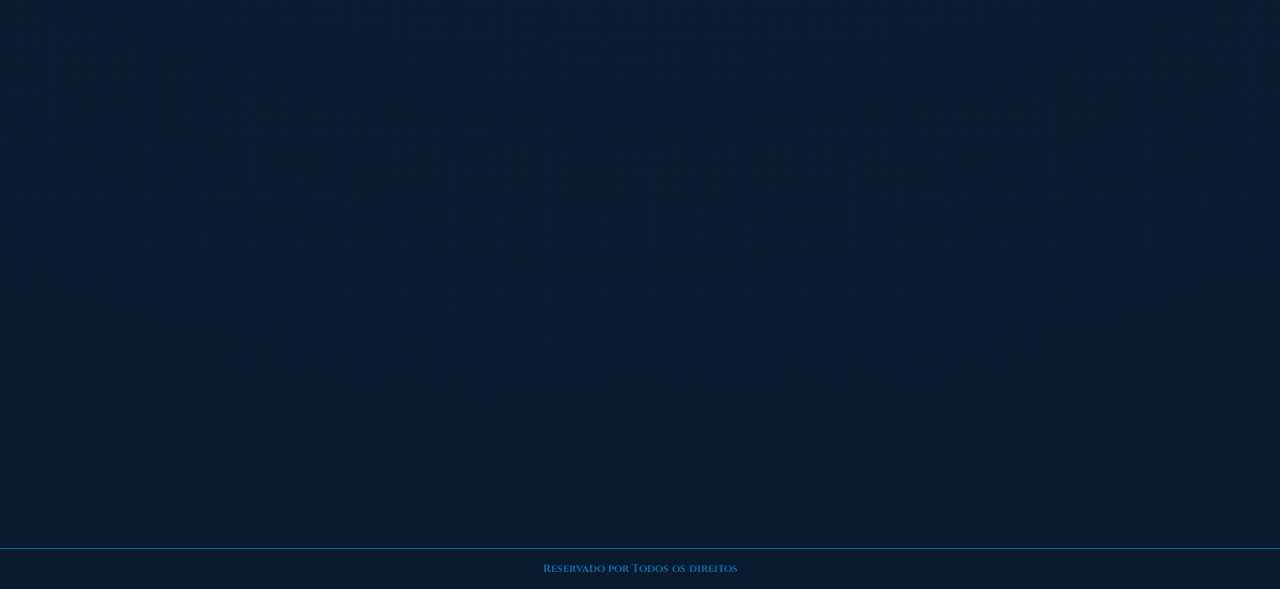
<file: sobre.html>
<!doctype html>

<!--
  ============================================
  PROJETO: NETUNO - Site Corporativo
  AUTORIA: Projeto TCC
  FINALIDADE: Página Sobre Nós
  VERSÃO: 1.0
  DATA: Abril 2026
  ============================================
-->

<html lang="pt-br">

<head>
    <meta charset="UTF-8" />
    <meta name="viewport" content="width=device-width, initial-scale=1.0" />
    <title>Netuno | Sobre</title>

    <link rel="stylesheet" href="https://cdn.jsdelivr.net/npm/bootstrap-icons@1.13.1/font/bootstrap-icons.min.css" />
    <link rel="stylesheet" href="https://cdnjs.cloudflare.com/ajax/libs/font-awesome/6.5.1/css/all.min.css" />
    <link rel="stylesheet" href="style.css" />
    <link href="https://unpkg.com/aos@2.3.1/dist/aos.css" rel="stylesheet" />

</head>

<body>

    <!-- ============================================
        CABEÇALHO (HEADER)
    ============================================ -->
    <header>
        <div class="container header-container">
            <!-- Logo da empresa (imagem) -->
            <a href="index.html">
                <img src="assets/img/Logo_Netuno.png" alt="Logo da Empresa" class="logo" />
            </a>

            <div class="logo-area">
  <a href="index.html">
    <img src="assets/img/Logo_Netuno.png" alt="Logo da Empresa" class="logo">
  </a>

  <a href="index.html" class="link-logo">
    <h1 class="nome_empresa">NETUNO</h1>
  </a>
</div>

            <!-- Menu de navegação -->
            <nav>
                <ul>
                    <li><a href="index.html">Início</a></li>
                    <li><a href="servicos.html">Serviços</a></li>
                    <li><a href="sobre.html">Sobre</a></li>
                </ul>
            </nav>
        </div>
    </header>

    <!-- ============================================
        CONTEÚDO PRINCIPAL (MAIN)
    ============================================ -->
    <main>

        <!-- SEÇÃO 1: HERO -->
        <section class="boas-vindas" data-aos="fade-up" data-aos-delay="300">
            <h1 class="texto_destaque">Quem Somos</h1>
            <br />
            <h2 class="texto_conteudo">Cinco estudantes que decidiram construir algo de verdade</h2>
        </section>

        <!-- SEÇÃO 2: HISTÓRIA / PROPÓSITO -->
        <section class="sobre-historia" data-aos="fade-up" data-aos-delay="200">
            <h2 class="texto_destaque">Nossa História</h2>

            <div class="historia-div">
                <p class="texto_conteudo">
                    A Netuno nasceu dentro de uma sala de aula. O que começou como um projeto de TCC
                    para o curso de Desenvolvimento de Sistemas virou algo que a gente passou a levar
                    de verdade — com reuniões, divisão de tarefas, erros, reescritas e muita depuração
                    no final do dia.
                </p>

                <div class="divisor"></div>

                <p class="texto_conteudo">
                    O nome veio da ideia de profundidade: assim como o oceano tem camadas que a maioria
                    não vê, um bom software tem estrutura, lógica e cuidado por trás de cada tela.
                    A gente queria que isso ficasse claro desde o nome.
                </p>

                <div class="divisor"></div>

                <p class="texto_conteudo">
                    Somos cinco estudantes com habilidades diferentes — front-end, back-end, banco de dados,
                    documentação e gestão — que aprenderam na prática o que significa trabalhar em equipe
                    de verdade. Esse site é o resultado disso.
                </p>
            </div>
        </section>

        <!-- SEÇÃO 3: VALORES -->
        <section class="sobre-valores" data-aos="fade-up" data-aos-delay="200">
            <h2 class="texto_destaque">O Que Nos Move</h2>

            <div class="valores-grid">

                <div class="valor-card" data-aos="fade-up" data-aos-delay="150">
                    <i class="bi bi-patch-check valor-icone"></i>
                    <p class="valor-titulo">Fazer Bem Feito</p>
                    <p class="valor-descricao">
                        Não entregamos algo pela metade. Se não ficou bom,
                        a gente refaz — mesmo que seja de madrugada antes da apresentação.
                    </p>
                </div>

                <div class="valor-card" data-aos="fade-up" data-aos-delay="250">
                    <i class="bi bi-people valor-icone"></i>
                    <p class="valor-titulo">Trabalho em Equipe</p>
                    <p class="valor-descricao">
                        Cada um cuidou de uma parte, mas o resultado é de todo mundo.
                        Aprendemos que código em equipe exige comunicação tanto quanto lógica.
                    </p>
                </div>

                <div class="valor-card" data-aos="fade-up" data-aos-delay="350">
                    <i class="bi bi-lightbulb valor-icone"></i>
                    <p class="valor-titulo">Aprender Sempre</p>
                    <p class="valor-descricao">
                        Nenhum de nós sabia tudo quando começou. A diferença é que
                        a gente não parou quando não sabia — foi atrás e aprendeu.
                    </p>
                </div>

                <div class="valor-card" data-aos="fade-up" data-aos-delay="450">
                    <i class="bi bi-chat-square-text valor-icone"></i>
                    <p class="valor-titulo">Honestidade</p>
                    <p class="valor-descricao">
                        Se algo não funcionou, a gente fala. Sem enrolação,
                        sem empurrar o problema para o lado. Isso vale no código e na equipe.
                    </p>
                </div>

            </div>
        </section>

        <!-- SEÇÃO 4: EQUIPE -->
        <section class="sobre-equipe" data-aos="fade-up" data-aos-delay="200">
            <h2 class="texto_destaque">Nosso Time de Colaboradores</h2>
            <h2 class="texto_conteudo">Pessoas reais, código sério</h2>

            <div class="equipe-grid">

                <!-- Enzzo -->
                <div class="membro-card" data-aos="fade-up" data-aos-delay="100">
                    <div class="membro-avatar">

                        <img src="assets/img/enzzo.jpg" alt="Imagem de Enzzo" / class="enzzo">
                    </div>
                    <p class="membro-nome">Enzzo</p>
                    <p class="membro-cargo">Project Owner (PO) & Full-Stack</p>
                </div>

                <!-- João Vitor -->
                <div class="membro-card" data-aos="fade-up" data-aos-delay="200">
                    <div class="membro-avatar">
                        <img src="assets/img/joao-vitor.jpg" alt="Imagem de João Vitor" class="joao-vitor" />
                    </div>
                    <p class="membro-nome">João Vitor</p>
                    <p class="membro-cargo">Scrum-Master & Back-End</p>
                </div>

                <!-- Lívia -->
                <div class="membro-card" data-aos="fade-up" data-aos-delay="300">
                    <div class="membro-avatar">
                        <img src="assets/img/livia.jpg" alt="Imagem de Lívia" class="livia" />
                    </div>
                    <p class="membro-nome">Lívia</p>
                    <p class="membro-cargo">Documentação</p>
                </div>

                <!-- João Pedro -->
                <div class="membro-card" data-aos="fade-up" data-aos-delay="400">
                    <div class="membro-avatar">
                        <img src="assets/img/joao-pedro.jpg" alt="Imagem de João Pedro" class="joao-pedro" />
                    </div>
                    <p class="membro-nome">João Pedro</p>
                    <p class="membro-cargo">Front-End</p>
                </div>

                <!-- Gabriel Somaggio -->
                <div class="membro-card" data-aos="fade-up" data-aos-delay="500">
                    <div class="membro-avatar">
                        <img src="assets/img/gabriel-somaggio.jpg" alt="Imagem de Gabriel Somaggio"
                            class="gabriel-somaggio" />
                    </div>
                    <p class="membro-nome">Gabriel Somaggio</p>
                    <p class="membro-cargo">Banco de Dados</p>
                </div>

            </div>
        </section>

        <!-- SEÇÃO 5: CTA FINAL -->
        <section class="cta-normal" data-aos="fade-up" data-aos-delay="300">
            <div class="cta-card">
                <h2 class="texto_destaque">Gostou do que viu?</h2>
                <br />
                <p class="texto_conteudo">
                    Ainda somos estudantes, mas estamos abertos a conversar sobre ideias,
                    projetos e parcerias. Manda uma mensagem — a gente responde de verdade.
                </p>
                <button class="botao_contato">Falar com a Gente</button>
            </div>
        </section>

    </main>

    <!-- ============================================
        RODAPÉ (FOOTER)
    ============================================ -->
    <footer>
        <h6>Reservado por Todos os direitos</h6>
    </footer>

    <script src="https://unpkg.com/aos@2.3.1/dist/aos.js"></script>
    <script>
        AOS.init({
            duration: 800,
            once: false,
            disableMutationObserver: false,
        });
    </script>

</body>

</html>
</file>
<file: style.css>
/* ============================================
  PROJETO: NETUNO - Site Corporativo
  AUTORIA: Projeto TCC
  FINALIDADE: Site institucional para empresa 
  de desenvolvimento de software
  ============================================ */

/* ============================================
  1. IMPORTAÇÃO DE FONTES
  Google Fonts: Lato (corpo) e Cinzel (títulos)
  ============================================ */

@import url("https://fonts.googleapis.com/css2?family=Lato:ital,wght@0,100;0,300;0,400;0,700;0,900;1,100;1,300;1,400;1,700;1,900&display=swap");

@import url("https://fonts.googleapis.com/css2?family=Cinzel:wght@400..900&display=swap");

/* ============================================
  2. RESET E CONFIGURAÇÕES BASE
  Remove margens/paddings padrão e define 
  box-sizing para todos os elementos
  ============================================ */

* {
  margin: 0;
  padding: 0; 
  box-sizing: border-box;
}

html,
body {
  height: 100%;
}

body {
  display: flex;
  flex-direction: column;
}

/* ============================================
  3. CONTAINER PRINCIPAL
  Limita a largura máxima e centraliza o conteúdo
  ============================================ */

.container {
  width: 90%;
  max-width: 1200px;
  margin: 0 auto;
}

/* ============================================
  4. CABEÇALHO (HEADER)
  Barra de navegação fixa no topo
  Cor: #0a1a2f (azul escuro profissional)
  ============================================ */

header {
  background-color: #0a1a2f;
  padding: 8px 0;
  border-bottom: #00aaff87 1px solid;
  box-shadow: 0 1px 0 0 rgba(0, 170, 255, 0.2);
  font-family: "Cinzel", serif;
}

.header-container {
  display: flex;
  justify-content: space-between;
  align-items: center;
  position: relative;
}

/* Logo - imagem com tamanho fixo */
.logo {
  color: white;
  font-size: 24px;
  height: 70px;
  width: 70px;
}

/* Menu de navegação */
nav ul {
  display: flex;
  list-style: none;
  gap: 30px;
}

nav a {
  color: #ccc;
  text-decoration: none;
  font-size: 16px;
  border-bottom: #00aaff87 1px solid;
}

nav a:hover {
  color: #00aaff;
  cursor: pointer;
}

/* Nome da empresa posicionado à esquerda */
.header-container {
  display: flex;
  align-items: center;
  justify-content: space-between;
}

.logo-area {
  display: flex;
  align-items: center;
  gap: 12px;
}

.link-logo {
  text-decoration: none;
}

.nome_empresa {
  color: white;
  font-size: 2rem;
  margin: 0;
  font-family: "Cinzel", serif;
  white-space: nowrap;
}

a {
  text-decoration: none;
}

.logo {
  width: 70px;
  height: 70px;
}

/* ============================================
  5. ÁREA PRINCIPAL (MAIN)
  Container central com fundo estilizado
  ============================================ */

main {
  flex: 1;
  display: flex;
  flex-direction: column;
  justify-content: center;
  align-items: center;
  align-content: center;
  background-color: #0b1f36;
  /* Mesmo padrão de fundo da seção serv */
  background-image:
    radial-gradient(circle at center, transparent 0%, #0a1a2f 90%),
    linear-gradient(rgba(0, 170, 255, 0.1) 1px, transparent 1px),
    linear-gradient(90deg, rgba(0, 170, 255, 0.1) 1px, transparent 1px);
  background-size:
    100% 100%,
    50px 50px,
    50px 50px;
  font-family: "Lato", serif;
}

/* ============================================
  6. SEÇÃO DE BOAS-VINDAS
  Hero section com título principal
  ============================================ */

.boas-vindas {
  display: flex;
  flex-direction: column;
  align-items: center;
  text-align: center;
  justify-content: center;
  margin-top: 90px;
  margin-bottom: 200px;
}

/* Título principal grande */
.texto_destaque {
  font-size: 50px;
  color: white;
  flex-direction: column;
  font-family: "Cinzel", serif;
  text-align: center;
}

/* Subtítulo com cor azul */
.texto_conteudo {
  font-size: 20px;
  color: #00aaff;
  max-width: 600px;
  font-family: "Lato", serif;
}

/* Botão de call-to-action */
.botao_contato {
  background-color: #00aaff;
  color: white;
  border: none;
  padding: 10px 20px;
  font-size: 16px;
  cursor: pointer;
  margin-top: 20px;
  border-radius: 30px;
}

.botao_contato:hover {
  background-color: #00ccff;
}

/* ============================================
  7. SEÇÃO STACK TECNOLÓGICA
  Cards exibindo tecnologias dominadas
  ============================================ */

.stack {
  display: flex;
  flex-direction: column;
  align-items: center;
  justify-content: space-evenly;
  gap: 20px;
  margin-bottom: 200px;
}

.tecnologias {
  display: flex;
  flex-direction: row;
  flex-wrap: wrap;
  justify-content: center;
  gap: 20px;
  padding: 40px 20px;
}

/* Card individual de tecnologia */
.tecnologia {
  background-color: rgba(11, 31, 54, 0.5);
  border: 1px solid #1f3e67;
  border-radius: 12px;
  padding: 30px;
  width: 220px;
  display: flex;
  flex-direction: column;
  align-items: center;
  text-align: center;
  transition: transform 0.3s ease;
}

.texto_destaque_div {
  color: #ffffff;
  font-weight: bold;
  text-transform: uppercase;
  letter-spacing: 1.5px;
  margin-bottom: 10px;
  font-size: 1.1rem;
  font-family: "Lato", serif;
}

.texto_div {
  color: #64b5f6;
  font-size: 0.9rem;
  line-height: 1.4;
  font-family: "Lato", serif;
}

/* Cores específicas por tecnologia */
.JS {
  color: #f7df1e;
}

/* JavaScript - amarelo */
.HTML {
  color: #e34f26;
}

/* HTML - laranja */
.CSS {
  color: #9500ff;
}

/* CSS - roxo */
.Python {
  color: #002aff;
}

/* Python - azul */
.PHP {
  color: #af7de0;
}

/* PHP - lilás */

.icones {
  font-size: 30px;
}

/* ============================================
  8. SEÇÃO DE CONTATO/CONTRATO
  Área para conversão de clientes
  ============================================ */

.contrato {
  display: flex;
  flex-direction: column;
  align-items: center;
  text-align: center;
  justify-content: center;
  gap: 20px;
  margin-bottom: 200px;
}

.contrato-div {
  background-color: rgba(11, 31, 54, 0.5);
  border: 1px solid #1f3e67;
  border-radius: 12px;
  padding: 40px;
  width: 70%;
  display: flex;
  flex-direction: column;
  align-items: center;
  text-align: center;
  margin-bottom: 200px;
  transition: transform 0.3s ease;
}

.tecnologias-contrato {
  display: flex;
  flex-direction: row;
  flex-wrap: wrap;
  justify-content: center;
  gap: 20px;
  margin-bottom: 300px;
}

.tecnologia-contrato {
  background-color: rgba(11, 31, 54, 0.5);
  border: 1px solid #1f3e67;
  border-radius: 12px;
  padding: 30px;
  width: 220px;
  display: flex;
  flex-direction: column;
  align-items: center;
  text-align: center;
  transition: transform 0.3s ease;
}

/* Cores para ícones de diferencial */
.HDD {
  color: #00aaff;
}

.CODE {
  color: #00aaff;
}

.DATA {
  color: #00aaff;
}

main h4 {
  color: #dcdcdc;
}

/* ============================================
  9. ANIMAÇÕES HOVER
  Efeitos visuais ao passar o mouse
  ============================================ */

.tecnologia,
.tecnologia-contrato,
.contrato-div,
.card-servico,
.como-card,
.cta-card {
  transition: all 0.3s cubic-bezier(0.23, 1, 0.32, 1);
  backface-visibility: hidden;
}

.tecnologia:hover,
.tecnologia-contrato:hover,
.contrato-div:hover,
.card-servico:hover,
.como-card:hover,
.cta-card:hover {
  filter: brightness(1.2);
  border-color: #00aaff;
  box-shadow: 0 15px 45px rgba(0, 170, 255, 0.4);
  transform: translateY(-15px) !important;
}

.tecnologia:hover,
.tecnologia-contrato:hover,
.contrato-div:hover,
.card-servico:hover,
.como-card:hover,
.cta-card:hover {
  transition: all 0.3s ease-out !important;
}


/* ============================================
  10 . RODAPÉ (FOOTER)
  Informações de copyright
  ============================================ */

footer {
  margin: 0;
  background-color: #0a1a2f;
  padding: 1%;
  color: rgba(0, 170, 255, 0.6);
  display: flex;
  justify-content: center;
  align-items: center;
  height: 50px;
  border-top: #00aaff87 1px solid;
  box-shadow: 0 1px 0 0 rgba(0, 170, 255, 0.2);
  font-family: "Cinzel", serif;
}

/* ============================================
  11. VARIANTES DE FONTE LATO
  Diferentes pesos e estilos
  ============================================ */

.lato-thin {
  font-family: "Lato", sans-serif;
  font-weight: 100;
  font-style: normal;
}

.lato-light {
  font-family: "Lato", sans-serif;
  font-weight: 300;
  font-style: normal;
}

.lato-regular {
  font-family: "Lato", sans-serif;
  font-weight: 400;
  font-style: normal;
}

.lato-bold {
  font-family: "Lato", sans-serif;
  font-weight: 700;
  font-style: normal;
}

.lato-black {
  font-family: "Lato", sans-serif;
  font-weight: 900;
  font-style: normal;
}

.lato-thin-italic {
  font-family: "Lato", sans-serif;
  font-weight: 100;
  font-style: italic;
}

.lato-light-italic {
  font-family: "Lato", sans-serif;
  font-weight: 300;
  font-style: italic;
}

.lato-regular-italic {
  font-family: "Lato", sans-serif;
  font-weight: 400;
  font-style: italic;
}

.lato-bold-italic {
  font-family: "Lato", sans-serif;
  font-weight: 700;
  font-style: italic;
}

.lato-black-italic {
  font-family: "Lato", sans-serif;
  font-weight: 900;
  font-style: italic;
}

/* ============================================
  12. CARDS DE SERVIÇOS (SERVICOS.HTML)
  ============================================ */

.servicos-cards {
  width: 100%;
  display: flex;
  justify-content: center;
  align-items: flex-start;
  margin-bottom: 80px;
  margin-bottom: 200px;
}

.container-cards {
  display: flex;
  flex-wrap: wrap;
  gap: 40px;
  justify-content: center;
  width: 100%;
  max-width: 1400px;
}

.card-servico {
  background: rgba(11, 31, 54, 0.5);
  border: 1px solid #1f3e67;
  border-radius: 16px;
  box-shadow: 0 4px 32px rgba(0, 170, 255, 0.08);
  padding: 40px 36px 32px 36px;
  width: 370px;
  min-height: 520px;
  display: flex;
  flex-direction: column;
  align-items: flex-start;
  transition: box-shadow 0.3s, border-color 0.3s, transform 0.3s;
  position: relative;
}

.card-servico:hover {
  border-color: #00ccff;
  box-shadow: 0 8px 40px rgba(0, 170, 255, 0.18);
  transform: translateY(-8px) scale(1.01);
  transition: transform 0.3s ease, box-shadow 0.3s ease-out, border-color 0.3s ease-out;
}

.card-icone {
  width: 60px;
  height: 60px;
  border-radius: 12px;
  border: 1px solid #1f3e67;
  display: flex;
  align-items: center;
  justify-content: center;
  margin-bottom: 24px;
  background: rgba(10, 26, 47, 0.5);
}

.card-icone i {
  color: #1f3e67;
  font-size: 2.2rem;
}

.card-titulo {
  font-family: "Cinzel", serif;
  font-size: 2rem;
  color: white;
  margin-bottom: 18px;
  font-weight: 700;
  letter-spacing: 1px;
}

.card-descricao {
  color: #00aaff;
  font-size: 1.08rem;
  margin-bottom: 18px;
  font-family: "Lato", sans-serif;
}

.card-lista {
  color: #00aaff;
  margin-bottom: 18px;
  padding-left: 18px;
  font-size: 1rem;
  font-family: "Lato", sans-serif;
}

.card-lista li {
  margin-bottom: 7px;
  list-style: disc inside;
}

.card-tags {
  display: flex;
  flex-wrap: wrap;
  gap: 8px;
  margin-top: auto;
}

.card-tags span {
  background: rgba(0, 170, 255, 0.08);
  color: #00aaff;
  border: 1px solid #00aaff;
  border-radius: 16px;
  padding: 4px 14px;
  font-size: 0.95rem;
  font-family: "Lato", sans-serif;
  font-weight: 600;
  letter-spacing: 0.5px;
  margin-top: 4px;
}

.card-servico:hover .card-icone i {
  color: #00aaff;
  filter: drop-shadow(0 0 8px #00aaff);
  transition: color 0.2s, filter 0.2s;
}

@media (max-width: 1200px) {
  .container-cards {
    flex-direction: column;
    align-items: center;
    gap: 32px;
  }

  .card-servico {
    width: 90vw;
    min-width: 260px;
    max-width: 500px;
  }
}

.card-servico:hover .card-icone {
  border-color: #00aaff;
  box-shadow: 0 0 12px 2px #00aaff;
  transition: border-color 0.2s, box-shadow 0.2s;
}


/* ============================================
  13. COMO TRABALHAMOS & CTA NORMAL
  ============================================ */

.como-trabalhamos {
  width: 100%;
  display: flex;
  flex-direction: column;
  align-items: center;
  margin: 60px 0 60px 0;
}

.como-trabalhamos-cards {
  display: flex;
  flex-wrap: wrap;
  gap: 40px;
  justify-content: center;
  margin-top: 40px;
}

.como-card {
  background: rgba(11, 31, 54, 0.7);
  border: 1px solid #1f3e67;
  border-radius: 18px;
  box-shadow: 0 4px 32px rgba(0, 170, 255, 0.08);
  padding: 36px 32px 28px 32px;
  width: 400px;
  min-height: 220px;
  display: flex;
  flex-direction: column;
  align-items: flex-start;
  transition: box-shadow 0.3s, border-color 0.3s, transform 0.3s;
  position: relative;
  color: #dcdcdc;
}

.como-card h2 {
  font-family: "Cinzel", serif;
  font-size: 2rem;
  color: #dcdcdc;
  margin-bottom: 18px;
  font-weight: 700;
  letter-spacing: 1px;
}

.como-card strong {
  color: #00aaff;
  font-weight: 700;
}

.como-card p {
  color: #00aaff;
  font-size: 1.08rem;
  margin-bottom: 12px;
  font-family: "Lato", sans-serif;
}

.como-card:hover {
  border-color: #00ccff;
  box-shadow: 0 8px 40px rgba(0, 170, 255, 0.18);
  transform: translateY(-8px) scale(1.01);
}

@media (max-width: 1000px) {
  .como-trabalhamos-cards {
    flex-direction: column;
    align-items: center;
    gap: 32px;
  }

  .como-card {
    width: 90vw;
    min-width: 220px;
    max-width: 500px;
  }
}

.cta-normal {
  width: 100%;
  display: flex;
  flex-direction: column;
  align-items: center;
  margin: 60px 0 60px 0;
}

.cta-card {
  margin: 60px auto 0 auto;
  max-width: 700px;
  background: rgba(11, 31, 54, 0.7);
  border: 1px solid #1f3e67;
  border-radius: 16px;
  box-shadow: 0 4px 32px rgba(0, 170, 255, 0.08);
  padding: 48px 32px 36px 32px;
  display: flex;
  flex-direction: column;
  align-items: center;
  text-align: center;
  transition: box-shadow 0.3s, border-color 0.3s;
  margin-bottom: 200px;
  margin-top: 200px;
}

.cta-normal h2 {
  font-family: "Cinzel", serif;
  font-size: 2.5rem;
  color: #dcdcdc;
  margin-bottom: 18px;
  font-weight: 700;
  letter-spacing: 1px;
}

.cta-normal p {
  color: #00aaff;
  font-size: 1.15rem;
  margin-bottom: 28px;
  font-family: "Lato", sans-serif;
}

.cta-card:hover {
  border-color: #00ccff;
  box-shadow: 0 8px 40px rgba(0, 170, 255, 0.18);
  transform: translateY(-8px) scale(1.01);
  transition: transform 0.3s ease, box-shadow 0.3s ease-out, border-color 0.3s ease-out;
}

/*============================================
    SEÇÃO: HISTÓRIA / PROPÓSITO
  ============================================ */
.sobre-historia {
  display: flex;
  flex-direction: column;
  align-items: center;
  text-align: center;
  gap: 30px;
  margin-top: 200px;
  margin-bottom: 200px;
  width: 100%;
  padding: 0 20px;
}

.historia-div {
  background-color: rgba(11, 31, 54, 0.5);
  border: 1px solid #1f3e67;
  border-radius: 12px;
  padding: 50px 60px;
  width: 70%;
  max-width: 900px;
  display: flex;
  flex-direction: column;
  align-items: center;
  gap: 20px;
  transition: transform 0.3s ease;
}

.historia-div .texto_conteudo {
  max-width: 100%;
  line-height: 1.8;
}

.historia-div .divisor {
  width: 60px;
  height: 2px;
  background: linear-gradient(90deg, transparent, #00aaff, transparent);
  margin: 10px auto;
}

.historia-div:hover {
  filter: brightness(1.2);
  border-color: #00aaff;
  box-shadow: 0 15px 45px rgba(0, 170, 255, 0.4);
  transform: translateY(-10px) !important;
}



/*============================================
    SEÇÃO: VALORES / PILARES
  ============================================ */
.sobre-valores {
  display: flex;
  flex-direction: column;
  align-items: center;
  gap: 40px;
  margin-bottom: 200px;
  width: 100%;
  padding: 0 20px;
}

.valores-grid {
  display: flex;
  flex-wrap: wrap;
  justify-content: center;
  gap: 20px;
}

.valor-card {
  background-color: rgba(11, 31, 54, 0.5);
  border: 1px solid #1f3e67;
  border-radius: 12px;
  padding: 36px 28px;
  width: 250px;
  display: flex;
  flex-direction: column;
  align-items: center;
  text-align: center;
  gap: 14px;
  transition: all 0.3s cubic-bezier(0.23, 1, 0.32, 1);
}

.valor-card:hover {
  filter: brightness(1.2);
  border-color: #00aaff;
  box-shadow: 0 15px 45px rgba(0, 170, 255, 0.4);
  transform: translateY(-15px) !important;
}

.valor-icone {
  font-size: 2rem;
  color: #00aaff;
}

.valor-titulo {
  font-family: "Cinzel", serif;
  font-size: 1.1rem;
  color: #ffffff;
  font-weight: 700;
  text-transform: uppercase;
  letter-spacing: 1.5px;
}

.valor-descricao {
  font-family: "Lato", sans-serif;
  font-size: 0.9rem;
  color: #64b5f6;
  line-height: 1.6;
}

/*============================================
    SEÇÃO: EQUIPE
  ============================================ */
.sobre-equipe {
  display: flex;
  flex-direction: column;
  align-items: center;
  gap: 40px;
  margin-bottom: 200px;
  width: 100%;
  padding: 0 20px;
}

.equipe-grid {
  display: flex;
  flex-wrap: wrap;
  justify-content: center;
  gap: 30px;
}

.membro-card {
  background-color: rgba(11, 31, 54, 0.5);
  border: 1px solid #1f3e67;
  border-radius: 16px;
  padding: 36px 28px;
  width: 200px;
  display: flex;
  flex-direction: column;
  align-items: center;
  text-align: center;
  gap: 14px;
  transition: all 0.3s cubic-bezier(0.23, 1, 0.32, 1);
}

.membro-card:hover {
  border-color: #00aaff;
  box-shadow: 0 15px 45px rgba(0, 170, 255, 0.4);
  transform: translateY(-15px) !important;
}

/* Wrapper da foto — círculo com borda azul */
.membro-avatar {
  width: 150px;
  height: 150px;
  border-radius: 50%;
  border: 2px solid #1f3e67;
  overflow: hidden;
  display: flex;
  align-items: center;
  justify-content: center;
  background: rgba(0, 170, 255, 0.08);
  box-shadow: 0 0 20px rgba(0, 170, 255, 0.15);
  transition: border-color 0.4s ease, box-shadow 0.4s ease;
}

.membro-card:hover .membro-avatar {
  border-color: #00aaff;
  box-shadow: 0 0 28px rgba(0, 170, 255, 0.5);
}

/* Foto: começa em preto e branco, fica colorida no hover */
.membro-avatar img {
  width: 150%;
  height: 150%;
  object-fit: cover;
  object-position: center top;
  filter: grayscale(100%);
  transition: filter 0.4s ease;
}

.membro-avatar .enzzo {
  object-position: center 50%;
}

.membro-avatar .joao-vitor {
  object-position: center 50%;
}

.membro-avatar .livia {
  object-position: center 50%;
}

.membro-avatar .joao-pedro {
  object-position: center -50%;
}

.membro-avatar .gabriel-somaggio {
  object-position: center 50%;
}

.membro-card:hover .membro-avatar img {
  filter: grayscale(0%);
}

/* Ícone fallback (quando não há foto) */
.membro-avatar i {
  font-size: 2.6rem;
  color: #00aaff;
}

.membro-nome {
  font-family: "Cinzel", serif;
  font-size: 1rem;
  color: #ffffff;
  font-weight: 700;
}

.membro-cargo {
  font-family: "Lato", sans-serif;
  font-size: 0.8rem;
  color: #00aaff;
  text-transform: uppercase;
  letter-spacing: 1.2px;
  line-height: 1.4;
}

/*============================================
    RESPONSIVIDADE
  ============================================ */
@media (max-width: 768px) {
  .historia-div {
    width: 95%;
    padding: 30px 24px;
  }

  .numeros-grid {
    width: 95%;
    flex-direction: column;
  }

  .numero-item {
    border-right: none;
    border-bottom: 1px solid rgba(0, 170, 255, 0.2);
  }

  .numero-item:last-child {
    border-bottom: none;
  }
}


.troca-form{
    text-align:center;
    margin-top:20px;
}

.troca-form p{
    color:#64b5f6;
    font-family:"Lato", sans-serif;
}

.troca-form a{
    color:#00aaff;
    text-decoration:none;
    font-weight:bold;
}

.troca-form a:hover{
    color:#00ccff;
}

.separador {
  display: block;
  font-size: 30px;
  color: #00aaff;
  margin: 10px 0;
}
</file>
